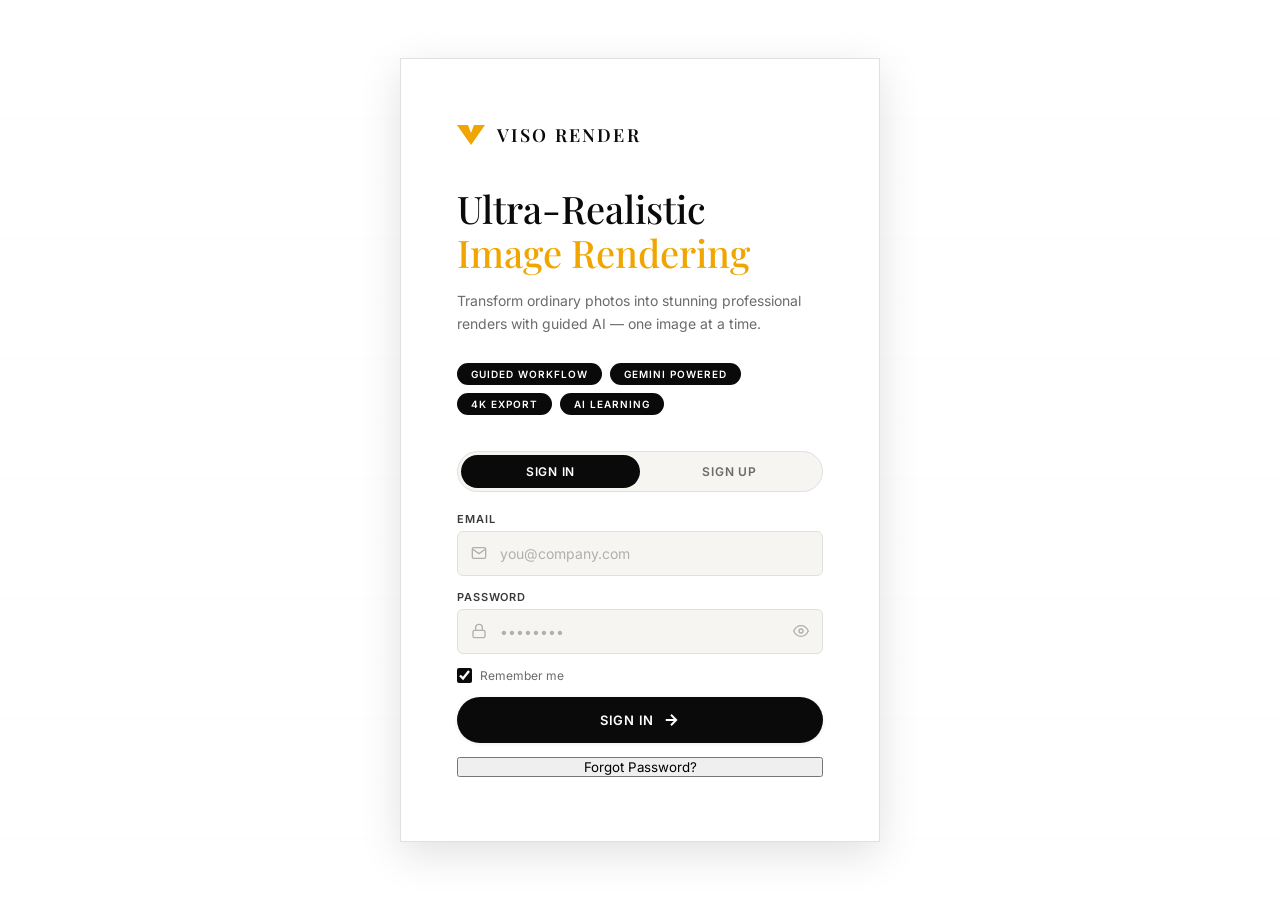
<file: index.html>
<!DOCTYPE html>
<html lang="en">

<head>
  <meta charset="UTF-8" />
  <meta name="viewport" content="width=device-width, initial-scale=1.0" />
  <title>RenderAI — Ultra-Realistic Image Rendering Agent</title>
  <meta name="description"
    content="Transform your ordinary images into ultra-realistic professional renders using Gemini AI." />
  <link
    href="https://fonts.googleapis.com/css2?family=Playfair+Display:ital,wght@0,400;0,500;0,600;0,700;1,400&family=Inter:wght@300;400;500;600;700&family=Space+Grotesk:wght@400;500;600&display=swap"
    rel="stylesheet" />
  <link rel="stylesheet" href="style.css" />
</head>

<body>

  <!-- ===== SETUP SCREEN (Auth) ===== -->
  <div id="setup-screen" class="screen active">

    <div class="setup-card">
      <div class="logo">
        <div class="logo-icon">
          <svg width="28" height="20" viewBox="0 0 28 20" fill="none">
            <polygon points="0,0 11,0 14,8 17,0 28,0 14,20" fill="#F0A500" />
          </svg>
        </div>
        <span class="logo-text">VISO Render</span>
      </div>
      <h1 class="setup-title">Ultra-Realistic<br /><span class="gradient-text">Image Rendering</span></h1>
      <p class="setup-subtitle">Transform ordinary photos into stunning professional renders with guided AI — one image
        at a time.</p>
      <div class="feature-pills">
        <span class="pill">Guided Workflow</span>
        <span class="pill">Gemini Powered</span>
        <span class="pill">4K Export</span>
        <span class="pill">AI Learning</span>
      </div>

      <!-- Auth Tabs -->
      <div class="auth-tabs">
        <button class="auth-tab active" data-auth-tab="signin" id="auth-tab-signin">Sign In</button>
        <button class="auth-tab" data-auth-tab="signup" id="auth-tab-signup">Sign Up</button>
      </div>

      <!-- Sign In Form -->
      <div id="auth-signin-form" class="auth-form">
        <div class="auth-field">
          <label class="input-label">Email</label>
          <div class="input-wrap">
            <svg class="input-icon" width="16" height="16" viewBox="0 0 24 24" fill="none" stroke="currentColor"
              stroke-width="2">
              <path d="M4 4h16c1.1 0 2 .9 2 2v12c0 1.1-.9 2-2 2H4c-1.1 0-2-.9-2-2V6c0-1.1.9-2 2-2z" />
              <polyline points="22,6 12,13 2,6" />
            </svg>
            <input id="signin-email" type="email" placeholder="you@company.com" autocomplete="email"
              spellcheck="false" />
          </div>
        </div>
        <div class="auth-field">
          <label class="input-label">Password</label>
          <div class="input-wrap">
            <svg class="input-icon" width="16" height="16" viewBox="0 0 24 24" fill="none" stroke="currentColor"
              stroke-width="2">
              <rect x="3" y="11" width="18" height="11" rx="2" />
              <path d="M7 11V7a5 5 0 0 1 10 0v4" />
            </svg>
            <input id="signin-password" type="password" placeholder="••••••••" autocomplete="current-password" />
            <button id="toggle-signin-vis" class="toggle-vis" title="Show/Hide">
              <svg width="16" height="16" viewBox="0 0 24 24" fill="none" stroke="currentColor" stroke-width="2">
                <path d="M1 12s4-8 11-8 11 8 11 8-4 8-11 8-11-8-11-8z" />
                <circle cx="12" cy="12" r="3" />
              </svg>
            </button>
          </div>
        </div>
        <label class="auth-remember"><input type="checkbox" id="signin-remember" checked /> Remember me</label>
        <button id="signin-btn" class="btn-primary">
          <span>Sign In</span>
          <svg width="18" height="18" viewBox="0 0 24 24" fill="none" stroke="currentColor" stroke-width="2.5">
            <path d="M5 12h14M12 5l7 7-7 7" />
          </svg>
        </button>
        <button id="forgot-password-link" class="forgot-link" type="button">Forgot Password?</button>
      </div>

      <!-- Sign Up Form -->
      <div id="auth-signup-form" class="auth-form hidden">
        <div class="auth-field">
          <label class="input-label">Full Name</label>
          <div class="input-wrap">
            <svg class="input-icon" width="16" height="16" viewBox="0 0 24 24" fill="none" stroke="currentColor"
              stroke-width="2">
              <path d="M20 21v-2a4 4 0 0 0-4-4H8a4 4 0 0 0-4 4v2" />
              <circle cx="12" cy="7" r="4" />
            </svg>
            <input id="signup-name" type="text" placeholder="Your name" autocomplete="name" spellcheck="false" />
          </div>
        </div>
        <div class="auth-field">
          <label class="input-label">Email</label>
          <div class="input-wrap">
            <svg class="input-icon" width="16" height="16" viewBox="0 0 24 24" fill="none" stroke="currentColor"
              stroke-width="2">
              <path d="M4 4h16c1.1 0 2 .9 2 2v12c0 1.1-.9 2-2 2H4c-1.1 0-2-.9-2-2V6c0-1.1.9-2 2-2z" />
              <polyline points="22,6 12,13 2,6" />
            </svg>
            <input id="signup-email" type="email" placeholder="you@company.com" autocomplete="email"
              spellcheck="false" />
          </div>
        </div>
        <div class="auth-field">
          <label class="input-label">Password</label>
          <div class="input-wrap">
            <svg class="input-icon" width="16" height="16" viewBox="0 0 24 24" fill="none" stroke="currentColor"
              stroke-width="2">
              <rect x="3" y="11" width="18" height="11" rx="2" />
              <path d="M7 11V7a5 5 0 0 1 10 0v4" />
            </svg>
            <input id="signup-password" type="password" placeholder="Min 6 characters" autocomplete="new-password" />
          </div>
        </div>
        <div class="auth-field">
          <label class="input-label">Confirm Password</label>
          <div class="input-wrap">
            <svg class="input-icon" width="16" height="16" viewBox="0 0 24 24" fill="none" stroke="currentColor"
              stroke-width="2">
              <rect x="3" y="11" width="18" height="11" rx="2" />
              <path d="M7 11V7a5 5 0 0 1 10 0v4" />
            </svg>
            <input id="signup-confirm" type="password" placeholder="Repeat password" autocomplete="new-password" />
          </div>
        </div>
        <div class="auth-field">
          <label class="input-label">Security Question</label>
          <select id="signup-security-q" class="auth-select">
            <option value="">Select a security question...</option>
            <option value="pet">What is your pet's name?</option>
            <option value="city">What city were you born in?</option>
            <option value="color">What is your favorite color?</option>
            <option value="car">What was your first car?</option>
            <option value="school">What was your first school?</option>
          </select>
        </div>
        <div class="auth-field">
          <label class="input-label">Security Answer</label>
          <div class="input-wrap">
            <svg class="input-icon" width="16" height="16" viewBox="0 0 24 24" fill="none" stroke="currentColor"
              stroke-width="2">
              <path d="M9.09 9a3 3 0 0 1 5.83 1c0 2-3 3-3 3" />
              <circle cx="12" cy="12" r="10" />
              <line x1="12" y1="17" x2="12.01" y2="17" />
            </svg>
            <input id="signup-security-a" type="text" placeholder="Your answer (case-insensitive)" autocomplete="off"
              spellcheck="false" />
          </div>
        </div>
        <div class="auth-field">
          <label class="input-label">Gemini API Key</label>
          <div class="input-wrap">
            <svg class="input-icon" width="16" height="16" viewBox="0 0 24 24" fill="none" stroke="currentColor"
              stroke-width="2">
              <path
                d="M21 2l-2 2m-7.61 7.61a5.5 5.5 0 1 1-7.778 7.778 5.5 5.5 0 0 1 7.777-7.777zm0 0L15.5 7.5m0 0l3 3L22 7l-3-3m-3.5 3.5L19 4" />
            </svg>
            <input id="signup-apikey" type="password" placeholder="AIza..." autocomplete="off" spellcheck="false" />
            <button id="toggle-signup-key-vis" class="toggle-vis" title="Show/Hide Key">
              <svg width="16" height="16" viewBox="0 0 24 24" fill="none" stroke="currentColor" stroke-width="2">
                <path d="M1 12s4-8 11-8 11 8 11 8-4 8-11 8-11-8-11-8z" />
                <circle cx="12" cy="12" r="3" />
              </svg>
            </button>
          </div>
          <p class="input-hint">Get your free key at <a href="https://aistudio.google.com/apikey" target="_blank"
              class="hint-link">aistudio.google.com</a></p>
        </div>
        <button id="signup-btn" class="btn-primary">
          <span>Create Account</span>
          <svg width="18" height="18" viewBox="0 0 24 24" fill="none" stroke="currentColor" stroke-width="2.5">
            <path d="M5 12h14M12 5l7 7-7 7" />
          </svg>
        </button>
      </div>

      <!-- Forgot Password Form -->
      <div id="auth-forgot-form" class="auth-form hidden">
        <p class="forgot-desc">Enter your email and answer your security question to reset your password.</p>
        <div class="auth-field">
          <label class="input-label">Email</label>
          <div class="input-wrap">
            <svg class="input-icon" width="16" height="16" viewBox="0 0 24 24" fill="none" stroke="currentColor"
              stroke-width="2">
              <path d="M4 4h16c1.1 0 2 .9 2 2v12c0 1.1-.9 2-2 2H4c-1.1 0-2-.9-2-2V6c0-1.1.9-2 2-2z" />
              <polyline points="22,6 12,13 2,6" />
            </svg>
            <input id="forgot-email" type="email" placeholder="you@company.com" autocomplete="email"
              spellcheck="false" />
          </div>
        </div>
        <button id="forgot-lookup-btn" class="btn-primary small" type="button">
          <span>Find Account</span>
        </button>
        <div id="forgot-question-section" class="forgot-question-section hidden">
          <div class="auth-field">
            <label class="input-label" id="forgot-question-label">Security Question</label>
            <div class="input-wrap">
              <svg class="input-icon" width="16" height="16" viewBox="0 0 24 24" fill="none" stroke="currentColor"
                stroke-width="2">
                <path d="M9.09 9a3 3 0 0 1 5.83 1c0 2-3 3-3 3" />
                <circle cx="12" cy="12" r="10" />
                <line x1="12" y1="17" x2="12.01" y2="17" />
              </svg>
              <input id="forgot-answer" type="text" placeholder="Your answer" autocomplete="off" spellcheck="false" />
            </div>
          </div>
          <div class="auth-field">
            <label class="input-label">New Password</label>
            <div class="input-wrap">
              <svg class="input-icon" width="16" height="16" viewBox="0 0 24 24" fill="none" stroke="currentColor"
                stroke-width="2">
                <rect x="3" y="11" width="18" height="11" rx="2" />
                <path d="M7 11V7a5 5 0 0 1 10 0v4" />
              </svg>
              <input id="forgot-new-password" type="password" placeholder="Min 6 characters"
                autocomplete="new-password" />
            </div>
          </div>
          <div class="auth-field">
            <label class="input-label">Confirm New Password</label>
            <div class="input-wrap">
              <svg class="input-icon" width="16" height="16" viewBox="0 0 24 24" fill="none" stroke="currentColor"
                stroke-width="2">
                <rect x="3" y="11" width="18" height="11" rx="2" />
                <path d="M7 11V7a5 5 0 0 1 10 0v4" />
              </svg>
              <input id="forgot-confirm-password" type="password" placeholder="Repeat new password"
                autocomplete="new-password" />
            </div>
          </div>
          <button id="forgot-reset-btn" class="btn-primary" type="button">
            <span>Reset Password</span>
            <svg width="18" height="18" viewBox="0 0 24 24" fill="none" stroke="currentColor" stroke-width="2.5">
              <polyline points="20,6 9,17 4,12" />
            </svg>
          </button>
        </div>
        <button id="forgot-back-btn" class="forgot-link" type="button">← Back to Sign In</button>
      </div>

      <div id="setup-error" class="setup-error hidden"></div>
    </div>
  </div>

  <!-- ===== MAIN APP ===== -->
  <div id="app-screen" class="screen">

    <!-- Header -->
    <header class="app-header">
      <div class="header-logo">
        <div class="logo-icon small">
          <svg width="20" height="14" viewBox="0 0 28 20" fill="none">
            <polygon points="0,0 11,0 14,8 17,0 28,0 14,20" fill="#F0A500" />
          </svg>
        </div>
        <span>VISO Render</span>
      </div>
      <div class="header-status">
        <div class="status-dot"></div>
        <span id="header-status-text">Agent Ready</span>
      </div>
      <div class="header-actions">
        <div id="image-counter-badge" class="counter-badge hidden">
          <span id="image-count">0</span> rendered
        </div>
        <button id="profile-btn" class="user-greeting hidden" title="Open Profile">
          <svg width="14" height="14" viewBox="0 0 24 24" fill="none" stroke="currentColor" stroke-width="2">
            <path d="M20 21v-2a4 4 0 0 0-4-4H8a4 4 0 0 0-4 4v2" />
            <circle cx="12" cy="7" r="4" />
          </svg>
          <span id="user-name-display"></span>
          <svg width="10" height="10" viewBox="0 0 24 24" fill="none" stroke="currentColor" stroke-width="3"
            style="opacity:.5">
            <polyline points="6,9 12,15 18,9" />
          </svg>
        </button>
        <a href="admin.html" class="btn-ghost" title="Admin Panel" id="admin-link">
          <svg width="14" height="14" viewBox="0 0 24 24" fill="none" stroke="currentColor" stroke-width="2">
            <path
              d="M12.22 2h-.44a2 2 0 0 0-2 2v.18a2 2 0 0 1-1 1.73l-.43.25a2 2 0 0 1-2 0l-.15-.08a2 2 0 0 0-2.73.73l-.22.38a2 2 0 0 0 .73 2.73l.15.1a2 2 0 0 1 1 1.72v.51a2 2 0 0 1-1 1.74l-.15.09a2 2 0 0 0-.73 2.73l.22.38a2 2 0 0 0 2.73.73l.15-.08a2 2 0 0 1 2 0l.43.25a2 2 0 0 1 1 1.73V20a2 2 0 0 0 2 2h.44a2 2 0 0 0 2-2v-.18a2 2 0 0 1 1-1.73l.43-.25a2 2 0 0 1 2 0l.15.08a2 2 0 0 0 2.73-.73l.22-.39a2 2 0 0 0-.73-2.73l-.15-.08a2 2 0 0 1-1-1.74v-.5a2 2 0 0 1 1-1.74l.15-.09a2 2 0 0 0 .73-2.73l-.22-.38a2 2 0 0 0-2.73-.73l-.15.08a2 2 0 0 1-2 0l-.43-.25a2 2 0 0 1-1-1.73V4a2 2 0 0 0-2-2z" />
            <circle cx="12" cy="12" r="3" />
          </svg>
          Admin
        </a>
        <button id="new-session-btn" class="btn-ghost" title="New Session">
          <svg width="16" height="16" viewBox="0 0 24 24" fill="none" stroke="currentColor" stroke-width="2">
            <path d="M3 12a9 9 0 0 1 9-9 9.75 9.75 0 0 1 6.74 2.74L21 8" />
            <path d="M21 3v5h-5" />
            <path d="M21 12a9 9 0 0 1-9 9 9.75 9.75 0 0 1-6.74-2.74L3 16" />
            <path d="M8 16H3v5" />
          </svg>
          New Session
        </button>
        <button id="logout-btn" class="btn-ghost" title="Sign Out">
          <svg width="16" height="16" viewBox="0 0 24 24" fill="none" stroke="currentColor" stroke-width="2">
            <path d="M9 21H5a2 2 0 0 1-2-2V5a2 2 0 0 1 2-2h4" />
            <polyline points="16,17 21,12 16,7" />
            <line x1="21" y1="12" x2="9" y2="12" />
          </svg>
          Sign Out
        </button>
      </div>
    </header>

    <!-- Main Layout -->
    <main class="app-main">

      <!-- LEFT PANEL: Image Preview -->
      <section class="image-panel">

        <!-- Upload Zone -->
        <div id="upload-zone" class="upload-zone">
          <input type="file" id="file-input" accept="image/*" hidden />
          <div class="upload-content">
            <div class="upload-icon-wrap">
              <div class="upload-icon-ring"></div>
              <svg width="32" height="32" viewBox="0 0 24 24" fill="none" stroke="currentColor" stroke-width="1.5">
                <path d="M21 15v4a2 2 0 0 1-2 2H5a2 2 0 0 1-2-2v-4" />
                <polyline points="17,8 12,3 7,8" />
                <line x1="12" y1="3" x2="12" y2="15" />
              </svg>
            </div>
            <h3 class="upload-title">Drop your image here</h3>
            <p class="upload-sub">or <button id="browse-btn" class="link-btn">browse files</button></p>
            <p class="upload-formats">JPG, PNG, WEBP · Max 20MB</p>
            <div class="upload-tips">
              <div class="tip-item"><span class="tip-icon">💡</span><span>Works great with products, portraits,
                  interiors, and objects</span></div>
            </div>
          </div>
        </div>

        <!-- Comparison View (hidden until render) -->
        <div id="comparison-view" class="comparison-view hidden">
          <div class="compare-header">
            <div class="compare-tabs">
              <button class="compare-tab active" data-tab="split" id="tab-split">Split</button>
              <button class="compare-tab" data-tab="before" id="tab-before">Before</button>
              <button class="compare-tab" data-tab="after" id="tab-after">After</button>
            </div>
            <button id="download-btn" class="btn-download" title="Download Render">
              <svg width="14" height="14" viewBox="0 0 24 24" fill="none" stroke="currentColor" stroke-width="2.5">
                <path d="M21 15v4a2 2 0 0 1-2 2H5a2 2 0 0 1-2-2v-4" />
                <polyline points="7,10 12,15 17,10" />
                <line x1="12" y1="15" x2="12" y2="3" />
              </svg>
              Download
            </button>
          </div>

          <!-- Split View -->
          <div id="split-view" class="split-container">
            <div class="split-images">
              <img id="before-img-split" class="split-img" alt="Original" />
              <img id="after-img-split" class="split-img rendered" alt="Rendered" />
              <div class="split-divider" id="split-divider">
                <div class="divider-line"></div>
                <div class="divider-handle">
                  <svg width="14" height="14" viewBox="0 0 24 24" fill="none" stroke="currentColor" stroke-width="2.5">
                    <path d="M8 3l-5 9 5 9" />
                    <path d="M16 3l5 9-5 9" />
                  </svg>
                </div>
              </div>
              <div class="split-label left">Original</div>
              <div class="split-label right">Rendered</div>
            </div>
          </div>

          <!-- Single Views -->
          <div id="before-view" class="single-view hidden">
            <img id="before-img-single" alt="Original" />
            <div class="single-label">Original</div>
          </div>
          <div id="after-view" class="single-view hidden">
            <img id="after-img-single" alt="Rendered" />
            <div class="single-label gradient-bg-label">AI Render</div>
          </div>

          <!-- Render Meta -->
          <div class="render-meta">
            <div class="meta-item" id="render-subject-meta"></div>
            <div class="meta-dot"></div>
            <div class="meta-item" id="render-bg-meta"></div>
            <div class="meta-dot"></div>
            <div class="meta-item" id="render-style-meta"></div>
          </div>
        </div>

        <!-- Processing State -->
        <div id="processing-view" class="processing-view hidden">
          <div class="processing-visual">
            <canvas id="processing-canvas" width="180" height="180"></canvas>
          </div>
          <div class="processing-text">
            <h3 id="processing-title">Generating Ultra-Realistic Render</h3>
            <p id="processing-sub">Enhancing lighting, textures & depth...</p>
          </div>
          <div class="processing-steps">
            <div class="proc-step active" id="ps-1">
              <div class="ps-dot"></div><span>Analyzing subject</span>
            </div>
            <div class="proc-step" id="ps-2">
              <div class="ps-dot"></div><span>Crafting prompt</span>
            </div>
            <div class="proc-step" id="ps-3">
              <div class="ps-dot"></div><span>Rendering with Gemini</span>
            </div>
            <div class="proc-step" id="ps-4">
              <div class="ps-dot"></div><span>Finalizing output</span>
            </div>
          </div>
        </div>

        <!-- Annotation Overlay (drawing canvas) -->
        <div id="annotation-overlay" class="annotation-overlay hidden">
          <canvas id="annotation-canvas"></canvas>
        </div>

        <!-- Gemini-style Drawing Toolbar -->
        <div id="drawing-toolbar" class="drawing-toolbar hidden">
          <div class="dtb-row dtb-colors">
            <button class="dtb-color active" data-color="#FF3B30" style="background:#FF3B30" title="Red"></button>
            <button class="dtb-color" data-color="#FF9500" style="background:#FF9500" title="Orange"></button>
            <button class="dtb-color" data-color="#34C759" style="background:#34C759" title="Green"></button>
            <button class="dtb-color" data-color="#007AFF" style="background:#007AFF" title="Blue"></button>
            <button class="dtb-color" data-color="#FFFFFF" style="background:#FFFFFF" title="White"></button>
          </div>
          <div class="dtb-row dtb-tools">
            <button class="dtb-tool active" id="dtb-pen" title="Pen">
              <svg width="15" height="15" viewBox="0 0 24 24" fill="none" stroke="currentColor" stroke-width="2.2">
                <path d="M12 20h9" />
                <path d="M16.5 3.5a2.121 2.121 0 013 3L7 19l-4 1 1-4L16.5 3.5z" />
              </svg>
            </button>
            <button class="dtb-tool" id="dtb-eraser" title="Eraser">
              <svg width="15" height="15" viewBox="0 0 24 24" fill="none" stroke="currentColor" stroke-width="2.2">
                <path d="M20 20H7L3 16l10-10 7 7-3.5 3.5" />
                <path d="M6.5 17.5l4-4" />
              </svg>
            </button>
            <button class="dtb-tool" id="dtb-clear" title="Clear all">
              <svg width="15" height="15" viewBox="0 0 24 24" fill="none" stroke="currentColor" stroke-width="2.2">
                <polyline points="3,6 5,6 21,6" />
                <path d="M19 6v14a2 2 0 0 1-2 2H7a2 2 0 0 1-2-2V6M8,6V4a2 2 0 0 1 2-2h4a2 2 0 0 1 2 2v2" />
              </svg>
            </button>
          </div>
        </div>

      </section>

      <!-- RIGHT PANEL: Chat Agent -->
      <section class="chat-panel">

        <div class="chat-header">
          <div class="agent-avatar">
            <svg width="16" height="12" viewBox="0 0 28 20" fill="none">
              <polygon points="0,0 11,0 14,8 17,0 28,0 14,20" fill="#F0A500" />
            </svg>
          </div>
          <div>
            <div class="agent-name">Render Agent</div>
            <div class="agent-online"><span class="online-dot"></span>Online</div>
          </div>
          <div class="chat-image-thumb-wrap">
            <img id="chat-thumb" class="chat-thumb hidden" alt="Current image" />
          </div>
        </div>

        <!-- Messages -->
        <div class="chat-messages" id="chat-messages">
          <!-- Populated by JS -->
        </div>

        <!-- Input Area -->
        <div class="chat-input-area" id="chat-input-area">

          <!-- Quick Choice Grid -->
          <div id="quick-choices" class="quick-choices hidden"></div>

          <!-- ── Full Color Picker Card ── -->
          <div id="color-picker-card" class="color-picker-card hidden">
            <div class="cp-label">Background Color</div>
            <!-- Gradient area (saturation × value) -->
            <div class="cp-gradient-wrap" id="cp-gradient-wrap">
              <canvas id="cp-gradient" class="cp-gradient" width="260" height="150"></canvas>
              <div id="cp-cursor" class="cp-cursor"></div>
            </div>
            <!-- Hue slider -->
            <div class="cp-hue-wrap" id="cp-hue-wrap">
              <canvas id="cp-hue-bar" class="cp-hue-bar" width="260" height="14"></canvas>
              <div id="cp-hue-cursor" class="cp-hue-cursor"></div>
            </div>
            <!-- Preset swatches -->
            <div class="cp-presets">
              <button class="cp-swatch" data-color="#FFEEDC" title="Warm Cream" style="background:#FFEEDC"></button>
              <button class="cp-swatch" data-color="#FFFFFF" title="Pure White" style="background:#FFFFFF"></button>
              <button class="cp-swatch" data-color="#F5F5F0" title="Off White" style="background:#F5F5F0"></button>
              <button class="cp-swatch" data-color="#E8EDF2" title="Cool Grey" style="background:#E8EDF2"></button>
              <button class="cp-swatch" data-color="#FFF8E7" title="Warm White" style="background:#FFF8E7"></button>
              <button class="cp-swatch" data-color="#0D0D0D" title="Black" style="background:#0D0D0D"></button>
              <button class="cp-swatch" data-color="#1A2332" title="Navy" style="background:#1A2332"></button>
              <button class="cp-swatch" data-color="#C23B22" title="Red" style="background:#C23B22"></button>
              <button class="cp-swatch" data-color="#2E8B57" title="Green" style="background:#2E8B57"></button>
              <button class="cp-swatch" data-color="#4169E1" title="Blue" style="background:#4169E1"></button>
            </div>
            <!-- My Palette (user-saved colors) -->
            <div class="cp-my-palette">
              <div class="cp-palette-header">
                <span class="cp-label">My Palette</span>
                <span class="cp-palette-count" id="cp-palette-count">0/20</span>
              </div>
              <div class="cp-palette-swatches" id="cp-palette-swatches">
                <!-- Dynamically populated by JS -->
              </div>
              <button id="cp-save-color-btn" class="cp-save-btn" title="Save current color to palette">
                <svg width="12" height="12" viewBox="0 0 24 24" fill="none" stroke="currentColor" stroke-width="2.5">
                  <line x1="12" y1="5" x2="12" y2="19" />
                  <line x1="5" y1="12" x2="19" y2="12" />
                </svg>
                Save Color
              </button>
            </div>
            <!-- Hex input + preview -->
            <div class="cp-bottom">
              <div class="cp-preview-wrap">
                <div id="cp-preview-swatch" class="cp-preview-swatch" style="background:#FFEEDC"></div>
                <input type="text" id="cp-hex-input" class="cp-hex-input" value="#FFEEDC" maxlength="7"
                  spellcheck="false" />
              </div>
              <button id="cp-confirm-btn" class="btn-action primary cp-confirm">
                Use This Color →
              </button>
            </div>
          </div>

          <!-- ── Material Picker Card ── -->
          <div id="material-picker-card" class="material-picker-card hidden">
            <div class="mp-header">
              <span class="mp-title">Choose Material Finish</span>
              <span class="ai-badge">🎨 VISO</span>
            </div>
            <div class="mp-search-wrap">
              <svg width="13" height="13" viewBox="0 0 24 24" fill="none" stroke="currentColor" stroke-width="2">
                <circle cx="11" cy="11" r="8" />
                <path d="M21 21l-4.35-4.35" />
              </svg>
              <input type="text" id="mp-search" class="mp-search" placeholder="Search materials..."
                spellcheck="false" />
            </div>
            <div class="mp-category-tabs" id="mp-category-tabs"></div>
            <div class="mp-grid-wrap">
              <div class="mp-grid" id="mp-grid"></div>
            </div>
            <div class="mp-selected-info hidden" id="mp-selected-info">
              <div class="mp-sel-swatch" id="mp-sel-swatch"></div>
              <div class="mp-sel-details">
                <div class="mp-sel-name" id="mp-sel-name"></div>
                <div class="mp-sel-desc" id="mp-sel-desc"></div>
              </div>
            </div>
            <div class="mp-custom-section">
              <button id="mp-add-custom-btn" class="mp-add-custom-btn" type="button">
                <svg width="12" height="12" viewBox="0 0 24 24" fill="none" stroke="currentColor" stroke-width="2.5">
                  <line x1="12" y1="5" x2="12" y2="19" />
                  <line x1="5" y1="12" x2="19" y2="12" />
                </svg>
                Add Custom Material
              </button>
            </div>
            <div id="mp-custom-form" class="mp-custom-form hidden">
              <input type="file" id="mp-custom-file" accept="image/*" hidden />
              <div class="mp-custom-preview" id="mp-custom-preview">
                <svg width="20" height="20" viewBox="0 0 24 24" fill="none" stroke="currentColor" stroke-width="1.5">
                  <path d="M21 15v4a2 2 0 0 1-2 2H5a2 2 0 0 1-2-2v-4" />
                  <polyline points="17,8 12,3 7,8" />
                  <line x1="12" y1="3" x2="12" y2="15" />
                </svg>
                <span>Upload swatch image</span>
              </div>
              <input type="text" id="mp-custom-name" class="mp-custom-input"
                placeholder="Material code (e.g., SS-MY-01)" spellcheck="false" />
              <select id="mp-custom-category" class="mp-custom-select">
                <option value="Gold / Polished">Gold / Polished</option>
                <option value="Gold / Brushed">Gold / Brushed</option>
                <option value="Bronze / Antique">Bronze / Antique</option>
                <option value="Silver / Chrome">Silver / Chrome</option>
                <option value="Rose Gold">Rose Gold</option>
                <option value="Copper">Copper</option>
                <option value="Dark / Gunmetal">Dark / Gunmetal</option>
                <option value="Blue / PVD">Blue / PVD</option>
                <option value="Wine / Red">Wine / Red</option>
                <option value="Green / Olive">Green / Olive</option>
                <option value="Patterned">Patterned</option>
                <option value="Custom" selected>Custom</option>
              </select>
              <input type="text" id="mp-custom-desc" class="mp-custom-input"
                placeholder="Texture description (e.g., brushed gold with hairline finish)" spellcheck="false" />
              <div class="mp-custom-actions">
                <button id="mp-custom-cancel" class="btn-ghost small" type="button">Cancel</button>
                <button id="mp-custom-save" class="btn-primary small" type="button">Save Material</button>
              </div>
            </div>
            <div class="mp-footer">
              <button id="mp-skip-btn" class="btn-ghost-dark" type="button">Skip</button>
              <button id="mp-confirm-btn" class="btn-action primary mp-confirm" type="button" disabled>Use Material
                →</button>
            </div>
          </div>

          <!-- ── AI Upscale Picker ── -->
          <div id="upscale-picker" class="upscale-picker hidden">
            <div class="up-header">
              <span class="up-title">AI Upscale &amp; Export</span>
              <span class="ai-badge">✨ AI Enhanced</span>
            </div>

            <!-- Resolution -->
            <div class="up-section">
              <div class="up-section-label">Target Resolution</div>
              <div class="up-res-grid">
                <button class="up-res-btn" data-res="2k">
                  <span class="up-res-name">2K</span>
                  <span class="up-res-dim">2048px</span>
                </button>
                <button class="up-res-btn active" data-res="4k">
                  <span class="up-res-name">4K</span>
                  <span class="up-res-dim">3840px</span>
                </button>
                <button class="up-res-btn" data-res="8k">
                  <span class="up-res-name">8K</span>
                  <span class="up-res-dim">7680px</span>
                </button>
              </div>
            </div>

            <p class="up-info">Gemini AI will enhance details, textures &amp; sharpness before scaling.</p>

            <button id="up-export-btn" class="btn-action primary">
              <svg width="14" height="14" viewBox="0 0 24 24" fill="none" stroke="currentColor" stroke-width="2.5">
                <path d="M21 15v4a2 2 0 0 1-2 2H5a2 2 0 0 1-2-2v-4" />
                <polyline points="7,10 12,15 17,10" />
                <line x1="12" y1="15" x2="12" y2="3" />
              </svg>
              AI Upscale &amp; Export
            </button>
          </div>

          <!-- AI Describe Button -->
          <div id="ai-describe-row" class="ai-describe-row hidden">
            <button id="ai-describe-btn" class="ai-describe-btn" type="button">
              <span class="ai-desc-icon">✨</span>
              <span>Describe with AI</span>
              <span class="ai-desc-hint">Auto-detect subject</span>
            </button>
          </div>

          <!-- Text Input Row -->
          <div id="text-input-row" class="text-input-row hidden">
            <div class="text-input-wrap">
              <textarea id="chat-input" placeholder="Type your response..." rows="1" maxlength="500"></textarea>
              <span class="char-count" id="char-count">0/500</span>
            </div>
            <button id="send-btn" class="send-btn" disabled>
              <svg width="18" height="18" viewBox="0 0 24 24" fill="none" stroke="currentColor" stroke-width="2.5">
                <line x1="22" y1="2" x2="11" y2="13" />
                <polygon points="22,2 15,22 11,13 2,9" />
              </svg>
            </button>
          </div>

          <!-- Action Buttons (post-render) -->
          <div id="action-btns" class="action-btns hidden">
            <!-- Row 1: Preview + Download -->
            <div class="action-btns-row">
              <button id="preview-btn" class="btn-action secondary">
                <svg width="14" height="14" viewBox="0 0 24 24" fill="none" stroke="currentColor" stroke-width="2">
                  <path d="M1 12s4-8 11-8 11 8 11 8-4 8-11 8-11-8-11-8z" />
                  <circle cx="12" cy="12" r="3" />
                </svg>
                Preview
              </button>
              <button id="chat-download-btn" class="btn-action secondary">
                <svg width="14" height="14" viewBox="0 0 24 24" fill="none" stroke="currentColor" stroke-width="2.5">
                  <path d="M21 15v4a2 2 0 0 1-2 2H5a2 2 0 0 1-2-2v-4" />
                  <polyline points="7,10 12,15 17,10" />
                  <line x1="12" y1="15" x2="12" y2="3" />
                </svg>
                Download
              </button>
            </div>
            <!-- Row 2: Upscale & Export (full width, prominent) -->
            <div class="action-btns-row">
              <button id="upscale-btn" class="btn-action teal" style="width:100%">
                <svg width="14" height="14" viewBox="0 0 24 24" fill="none" stroke="currentColor" stroke-width="2.5">
                  <polyline points="17,11 12,6 7,11" />
                  <polyline points="17,18 12,13 7,18" />
                </svg>
                Upscale &amp; Export
              </button>
            </div>
            <!-- Row 3: Adjust + Next Image -->
            <div class="action-btns-row">
              <button id="adjust-btn" class="btn-action secondary">
                <svg width="14" height="14" viewBox="0 0 24 24" fill="none" stroke="currentColor" stroke-width="2">
                  <path d="M12 20h9" />
                  <path d="M16.5 3.5a2.121 2.121 0 013 3L7 19l-4 1 1-4L16.5 3.5z" />
                </svg>
                Adjustments
              </button>
              <button id="next-image-btn" class="btn-action primary">
                <svg width="14" height="14" viewBox="0 0 24 24" fill="none" stroke="currentColor" stroke-width="2">
                  <path d="M5 12h14M12 5l7 7-7 7" />
                </svg>
                Next
              </button>
            </div>
            <!-- Row 4: Back to first render (only after adjustment) -->
            <div id="back-original-row" class="action-btns-row hidden">
              <button id="back-original-btn" class="btn-action back">
                <svg width="14" height="14" viewBox="0 0 24 24" fill="none" stroke="currentColor" stroke-width="2">
                  <polyline points="15,18 9,12 15,6" />
                </svg>
                Back to First Render
              </button>
            </div>
          </div>

          <!-- Adjustment Input -->
          <div id="adjustment-row" class="adjustment-row hidden">
            <div class="text-input-wrap">
              <textarea id="adjustment-input"
                placeholder="Describe what to change (e.g., make lighting warmer, change background to sunset)..."
                rows="2" maxlength="600"></textarea>
            </div>
            <div class="adj-buttons">
              <button id="cancel-adj-btn" class="btn-ghost small">Cancel</button>
              <button id="apply-adj-btn" class="btn-primary small">Apply Changes</button>
            </div>
          </div>

        </div>
      </section>

    </main>
  </div>

  <!-- ===== PROFILE PANEL ===== -->
  <div id="profile-overlay" class="profile-overlay hidden">
    <div class="profile-panel">
      <div class="profile-header">
        <h2 class="profile-title">My Profile</h2>
        <button id="profile-close-btn" class="profile-close" title="Close">
          <svg width="18" height="18" viewBox="0 0 24 24" fill="none" stroke="currentColor" stroke-width="2.5">
            <line x1="18" y1="6" x2="6" y2="18" />
            <line x1="6" y1="6" x2="18" y2="18" />
          </svg>
        </button>
      </div>

      <!-- User Info -->
      <div class="profile-section">
        <div class="profile-avatar" id="profile-avatar">U</div>
        <div class="profile-info">
          <div class="profile-name" id="profile-name">—</div>
          <div class="profile-email" id="profile-email">—</div>
          <div class="profile-joined" id="profile-joined">—</div>
        </div>
      </div>

      <!-- API Key -->
      <div class="profile-section">
        <div class="profile-section-label">API Key</div>
        <div class="profile-key-row">
          <input type="password" id="profile-api-key" class="profile-key-input" readonly />
          <button id="profile-key-toggle" class="profile-key-btn" title="Show/Hide">
            <svg width="14" height="14" viewBox="0 0 24 24" fill="none" stroke="currentColor" stroke-width="2">
              <path d="M1 12s4-8 11-8 11 8 11 8-4 8-11 8-11-8-11-8z" />
              <circle cx="12" cy="12" r="3" />
            </svg>
          </button>
          <button id="profile-key-edit" class="profile-key-btn" title="Edit Key">
            <svg width="14" height="14" viewBox="0 0 24 24" fill="none" stroke="currentColor" stroke-width="2">
              <path d="M12 20h9" />
              <path d="M16.5 3.5a2.121 2.121 0 013 3L7 19l-4 1 1-4L16.5 3.5z" />
            </svg>
          </button>
          <button id="profile-key-save" class="profile-key-btn accent hidden" title="Save Key">
            <svg width="14" height="14" viewBox="0 0 24 24" fill="none" stroke="currentColor" stroke-width="2.5">
              <polyline points="20,6 9,17 4,12" />
            </svg>
          </button>
        </div>
      </div>

      <!-- Stats -->
      <div class="profile-section">
        <div class="profile-section-label">Render Stats</div>
        <div class="profile-stats">
          <div class="profile-stat">
            <span class="stat-value" id="profile-stat-renders">0</span>
            <span class="stat-label">Renders</span>
          </div>
          <div class="profile-stat">
            <span class="stat-value" id="profile-stat-colors">0</span>
            <span class="stat-label">Saved Colors</span>
          </div>
          <div class="profile-stat">
            <span class="stat-value" id="profile-stat-style">—</span>
            <span class="stat-label">Top Style</span>
          </div>
        </div>
      </div>

      <!-- AI Learning Insights -->
      <div class="profile-section">
        <div class="profile-section-label">AI Learning <span class="learning-badge" id="learning-badge">🧠</span></div>
        <div class="learning-insights" id="learning-insights">
          <div class="learning-stats-grid">
            <div class="learning-stat">
              <span class="learning-icon">📊</span>
              <div class="learning-info">
                <div class="learning-value" id="learning-patterns-count">0</div>
                <div class="learning-label">Patterns</div>
              </div>
            </div>
            <div class="learning-stat">
              <span class="learning-icon">🎯</span>
              <div class="learning-info">
                <div class="learning-value" id="learning-fav-material">—</div>
                <div class="learning-label">Top Material</div>
              </div>
            </div>
            <div class="learning-stat">
              <span class="learning-icon">📈</span>
              <div class="learning-info">
                <div class="learning-value" id="learning-notes-count">0</div>
                <div class="learning-label">Notes</div>
              </div>
            </div>
          </div>
          <div class="learning-notes-list" id="learning-notes-list"></div>
        </div>
      </div>

      <!-- Render History Gallery -->
      <div class="profile-section">
        <div class="profile-section-label">Render History</div>
        <div class="profile-gallery" id="profile-gallery">
          <!-- Populated by JS -->
        </div>
      </div>
    </div>
  </div>

  <!-- Notification Toast -->
  <div id="toast" class="toast hidden">
    <span id="toast-msg"></span>
  </div>

  <script src="app.js"></script>
</body>

</html>
</file>
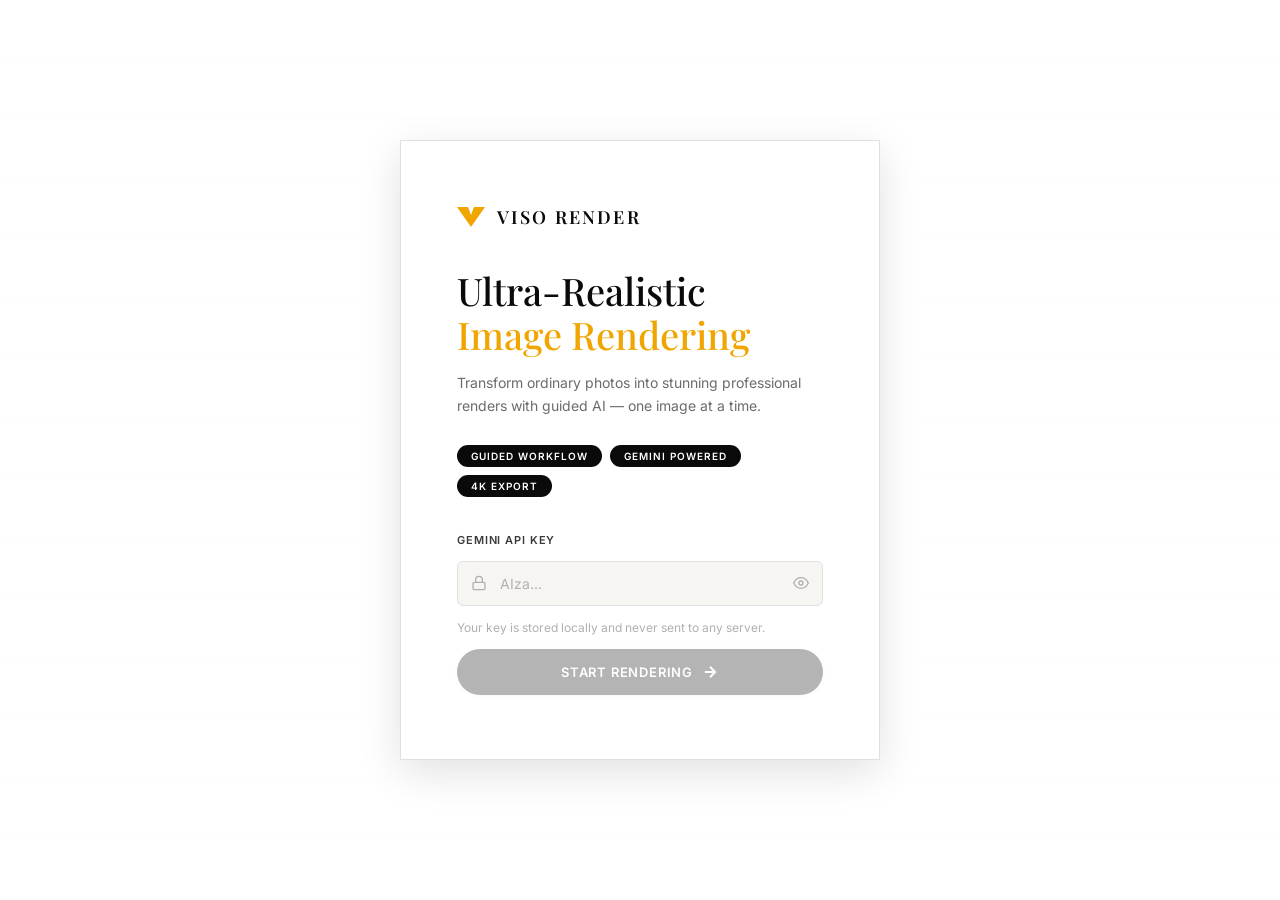
<file: old/index.html>
<!DOCTYPE html>
<html lang="en">
<head>
  <meta charset="UTF-8" />
  <meta name="viewport" content="width=device-width, initial-scale=1.0" />
  <title>RenderAI — Ultra-Realistic Image Rendering Agent</title>
  <meta name="description" content="Transform your ordinary images into ultra-realistic professional renders using Gemini AI." />
  <link href="https://fonts.googleapis.com/css2?family=Playfair+Display:ital,wght@0,400;0,500;0,600;0,700;1,400&family=Inter:wght@300;400;500;600;700&family=Space+Grotesk:wght@400;500;600&display=swap" rel="stylesheet" />
  <link rel="stylesheet" href="style.css" />
</head>
<body>

  <!-- ===== SETUP SCREEN ===== -->
  <div id="setup-screen" class="screen active">

    <div class="setup-card">
      <div class="logo">
        <div class="logo-icon">
          <svg width="28" height="20" viewBox="0 0 28 20" fill="none">
            <polygon points="0,0 11,0 14,8 17,0 28,0 14,20" fill="#F0A500"/>
          </svg>
        </div>
        <span class="logo-text">VISO Render</span>
      </div>
      <h1 class="setup-title">Ultra-Realistic<br/><span class="gradient-text">Image Rendering</span></h1>
      <p class="setup-subtitle">Transform ordinary photos into stunning professional renders with guided AI — one image at a time.</p>
      <div class="feature-pills">
        <span class="pill">Guided Workflow</span>
        <span class="pill">Gemini Powered</span>
        <span class="pill">4K Export</span>
      </div>
      <div class="api-form">
        <label class="input-label">Gemini API Key</label>
        <div class="input-wrap">
          <svg class="input-icon" width="16" height="16" viewBox="0 0 24 24" fill="none" stroke="currentColor" stroke-width="2"><rect x="3" y="11" width="18" height="11" rx="2"/><path d="M7 11V7a5 5 0 0 1 10 0v4"/></svg>
          <input id="api-key-input" type="password" placeholder="AIza..." autocomplete="off" spellcheck="false" />
          <button id="toggle-key-vis" class="toggle-vis" title="Show/Hide Key">
            <svg width="16" height="16" viewBox="0 0 24 24" fill="none" stroke="currentColor" stroke-width="2"><path d="M1 12s4-8 11-8 11 8 11 8-4 8-11 8-11-8-11-8z"/><circle cx="12" cy="12" r="3"/></svg>
          </button>
        </div>
        <p class="input-hint">Your key is stored locally and never sent to any server.</p>
        <button id="start-btn" class="btn-primary" disabled>
          <span>Start Rendering</span>
          <svg width="18" height="18" viewBox="0 0 24 24" fill="none" stroke="currentColor" stroke-width="2.5"><path d="M5 12h14M12 5l7 7-7 7"/></svg>
        </button>
        <div id="setup-error" class="setup-error hidden"></div>
      </div>
    </div>
  </div>

  <!-- ===== MAIN APP ===== -->
  <div id="app-screen" class="screen">

    <!-- Header -->
    <header class="app-header">
      <div class="header-logo">
        <div class="logo-icon small">
          <svg width="20" height="14" viewBox="0 0 28 20" fill="none">
            <polygon points="0,0 11,0 14,8 17,0 28,0 14,20" fill="#F0A500"/>
          </svg>
        </div>
        <span>VISO Render</span>
      </div>
      <div class="header-status">
        <div class="status-dot"></div>
        <span id="header-status-text">Agent Ready</span>
      </div>
      <div class="header-actions">
        <div id="image-counter-badge" class="counter-badge hidden">
          <span id="image-count">0</span> rendered
        </div>
        <button id="new-session-btn" class="btn-ghost" title="New Session">
          <svg width="16" height="16" viewBox="0 0 24 24" fill="none" stroke="currentColor" stroke-width="2"><path d="M3 12a9 9 0 0 1 9-9 9.75 9.75 0 0 1 6.74 2.74L21 8"/><path d="M21 3v5h-5"/><path d="M21 12a9 9 0 0 1-9 9 9.75 9.75 0 0 1-6.74-2.74L3 16"/><path d="M8 16H3v5"/></svg>
          New Session
        </button>
        <button id="change-key-btn" class="btn-ghost" title="Change API Key">
          <svg width="16" height="16" viewBox="0 0 24 24" fill="none" stroke="currentColor" stroke-width="2"><rect x="3" y="11" width="18" height="11" rx="2"/><path d="M7 11V7a5 5 0 0 1 10 0v4"/></svg>
        </button>
      </div>
    </header>

    <!-- Main Layout -->
    <main class="app-main">

      <!-- LEFT PANEL: Image Preview -->
      <section class="image-panel">

        <!-- Upload Zone -->
        <div id="upload-zone" class="upload-zone">
          <input type="file" id="file-input" accept="image/*" hidden />
          <div class="upload-content">
            <div class="upload-icon-wrap">
              <div class="upload-icon-ring"></div>
              <svg width="32" height="32" viewBox="0 0 24 24" fill="none" stroke="currentColor" stroke-width="1.5">
                <path d="M21 15v4a2 2 0 0 1-2 2H5a2 2 0 0 1-2-2v-4"/>
                <polyline points="17,8 12,3 7,8"/>
                <line x1="12" y1="3" x2="12" y2="15"/>
              </svg>
            </div>
            <h3 class="upload-title">Drop your image here</h3>
            <p class="upload-sub">or <button id="browse-btn" class="link-btn">browse files</button></p>
            <p class="upload-formats">JPG, PNG, WEBP · Max 20MB</p>
            <div class="upload-tips">
              <div class="tip-item"><span class="tip-icon">💡</span><span>Works great with products, portraits, interiors, and objects</span></div>
            </div>
          </div>
        </div>

        <!-- Comparison View (hidden until render) -->
        <div id="comparison-view" class="comparison-view hidden">
          <div class="compare-header">
            <div class="compare-tabs">
              <button class="compare-tab active" data-tab="split" id="tab-split">Split</button>
              <button class="compare-tab" data-tab="before" id="tab-before">Before</button>
              <button class="compare-tab" data-tab="after" id="tab-after">After</button>
            </div>
            <button id="download-btn" class="btn-download" title="Download Render">
              <svg width="14" height="14" viewBox="0 0 24 24" fill="none" stroke="currentColor" stroke-width="2.5"><path d="M21 15v4a2 2 0 0 1-2 2H5a2 2 0 0 1-2-2v-4"/><polyline points="7,10 12,15 17,10"/><line x1="12" y1="15" x2="12" y2="3"/></svg>
              Download
            </button>
          </div>

          <!-- Split View -->
          <div id="split-view" class="split-container">
            <div class="split-images">
              <img id="before-img-split" class="split-img" alt="Original" />
              <img id="after-img-split" class="split-img rendered" alt="Rendered" />
              <div class="split-divider" id="split-divider">
                <div class="divider-line"></div>
                <div class="divider-handle">
                  <svg width="14" height="14" viewBox="0 0 24 24" fill="none" stroke="currentColor" stroke-width="2.5"><path d="M8 3l-5 9 5 9"/><path d="M16 3l5 9-5 9"/></svg>
                </div>
              </div>
              <div class="split-label left">Original</div>
              <div class="split-label right">Rendered</div>
            </div>
          </div>

          <!-- Single Views -->
          <div id="before-view" class="single-view hidden">
            <img id="before-img-single" alt="Original" />
            <div class="single-label">Original</div>
          </div>
          <div id="after-view" class="single-view hidden">
            <img id="after-img-single" alt="Rendered" />
            <div class="single-label gradient-bg-label">AI Render</div>
          </div>

          <!-- Render Meta -->
          <div class="render-meta">
            <div class="meta-item" id="render-subject-meta"></div>
            <div class="meta-dot"></div>
            <div class="meta-item" id="render-bg-meta"></div>
            <div class="meta-dot"></div>
            <div class="meta-item" id="render-style-meta"></div>
          </div>
        </div>

        <!-- Processing State -->
        <div id="processing-view" class="processing-view hidden">
          <div class="processing-visual">
            <canvas id="processing-canvas" width="180" height="180"></canvas>
          </div>
          <div class="processing-text">
            <h3 id="processing-title">Generating Ultra-Realistic Render</h3>
            <p id="processing-sub">Enhancing lighting, textures & depth...</p>
          </div>
          <div class="processing-steps">
            <div class="proc-step active" id="ps-1"><div class="ps-dot"></div><span>Analyzing subject</span></div>
            <div class="proc-step" id="ps-2"><div class="ps-dot"></div><span>Crafting prompt</span></div>
            <div class="proc-step" id="ps-3"><div class="ps-dot"></div><span>Rendering with Gemini</span></div>
            <div class="proc-step" id="ps-4"><div class="ps-dot"></div><span>Finalizing output</span></div>
          </div>
        </div>

        <!-- Annotation Overlay (drawing canvas) -->
        <div id="annotation-overlay" class="annotation-overlay hidden">
          <canvas id="annotation-canvas"></canvas>
        </div>

        <!-- Gemini-style Drawing Toolbar -->
        <div id="drawing-toolbar" class="drawing-toolbar hidden">
          <div class="dtb-row dtb-colors">
            <button class="dtb-color active" data-color="#FF3B30" style="background:#FF3B30" title="Red"></button>
            <button class="dtb-color" data-color="#FF9500" style="background:#FF9500" title="Orange"></button>
            <button class="dtb-color" data-color="#34C759" style="background:#34C759" title="Green"></button>
            <button class="dtb-color" data-color="#007AFF" style="background:#007AFF" title="Blue"></button>
            <button class="dtb-color" data-color="#FFFFFF" style="background:#FFFFFF" title="White"></button>
          </div>
          <div class="dtb-row dtb-tools">
            <button class="dtb-tool active" id="dtb-pen" title="Pen">
              <svg width="15" height="15" viewBox="0 0 24 24" fill="none" stroke="currentColor" stroke-width="2.2"><path d="M12 20h9"/><path d="M16.5 3.5a2.121 2.121 0 013 3L7 19l-4 1 1-4L16.5 3.5z"/></svg>
            </button>
            <button class="dtb-tool" id="dtb-eraser" title="Eraser">
              <svg width="15" height="15" viewBox="0 0 24 24" fill="none" stroke="currentColor" stroke-width="2.2"><path d="M20 20H7L3 16l10-10 7 7-3.5 3.5"/><path d="M6.5 17.5l4-4"/></svg>
            </button>
            <button class="dtb-tool" id="dtb-clear" title="Clear all">
              <svg width="15" height="15" viewBox="0 0 24 24" fill="none" stroke="currentColor" stroke-width="2.2"><polyline points="3,6 5,6 21,6"/><path d="M19 6v14a2 2 0 0 1-2 2H7a2 2 0 0 1-2-2V6M8,6V4a2 2 0 0 1 2-2h4a2 2 0 0 1 2 2v2"/></svg>
            </button>
          </div>
        </div>

      </section>

      <!-- RIGHT PANEL: Chat Agent -->
      <section class="chat-panel">

        <div class="chat-header">
          <div class="agent-avatar">
            <svg width="16" height="12" viewBox="0 0 28 20" fill="none">
              <polygon points="0,0 11,0 14,8 17,0 28,0 14,20" fill="#F0A500"/>
            </svg>
          </div>
          <div>
            <div class="agent-name">Render Agent</div>
            <div class="agent-online"><span class="online-dot"></span>Online</div>
          </div>
          <div class="chat-image-thumb-wrap">
            <img id="chat-thumb" class="chat-thumb hidden" alt="Current image" />
          </div>
        </div>

        <!-- Messages -->
        <div class="chat-messages" id="chat-messages">
          <!-- Populated by JS -->
        </div>

        <!-- Input Area -->
        <div class="chat-input-area" id="chat-input-area">

          <!-- Quick Choice Grid -->
          <div id="quick-choices" class="quick-choices hidden"></div>

          <!-- ── Full Color Picker Card ── -->
          <div id="color-picker-card" class="color-picker-card hidden">
            <div class="cp-label">Background Color</div>
            <!-- Gradient area (saturation × value) -->
            <div class="cp-gradient-wrap" id="cp-gradient-wrap">
              <canvas id="cp-gradient" class="cp-gradient" width="260" height="150"></canvas>
              <div id="cp-cursor" class="cp-cursor"></div>
            </div>
            <!-- Hue slider -->
            <div class="cp-hue-wrap" id="cp-hue-wrap">
              <canvas id="cp-hue-bar" class="cp-hue-bar" width="260" height="14"></canvas>
              <div id="cp-hue-cursor" class="cp-hue-cursor"></div>
            </div>
            <!-- Preset swatches -->
            <div class="cp-presets">
              <button class="cp-swatch" data-color="#FFEEDC" title="Warm Cream" style="background:#FFEEDC"></button>
              <button class="cp-swatch" data-color="#FFFFFF" title="Pure White" style="background:#FFFFFF"></button>
              <button class="cp-swatch" data-color="#F5F5F0" title="Off White" style="background:#F5F5F0"></button>
              <button class="cp-swatch" data-color="#E8EDF2" title="Cool Grey" style="background:#E8EDF2"></button>
              <button class="cp-swatch" data-color="#FFF8E7" title="Warm White" style="background:#FFF8E7"></button>
              <button class="cp-swatch" data-color="#0D0D0D" title="Black" style="background:#0D0D0D"></button>
              <button class="cp-swatch" data-color="#1A2332" title="Navy" style="background:#1A2332"></button>
              <button class="cp-swatch" data-color="#C23B22" title="Red" style="background:#C23B22"></button>
              <button class="cp-swatch" data-color="#2E8B57" title="Green" style="background:#2E8B57"></button>
              <button class="cp-swatch" data-color="#4169E1" title="Blue" style="background:#4169E1"></button>
            </div>
            <!-- Hex input + preview -->
            <div class="cp-bottom">
              <div class="cp-preview-wrap">
                <div id="cp-preview-swatch" class="cp-preview-swatch" style="background:#FFEEDC"></div>
                <input type="text" id="cp-hex-input" class="cp-hex-input" value="#FFEEDC" maxlength="7" spellcheck="false" />
              </div>
              <button id="cp-confirm-btn" class="btn-action primary cp-confirm">
                Use This Color →
              </button>
            </div>
          </div>

          <!-- ── Upscale + Template Picker ── -->
          <div id="upscale-picker" class="upscale-picker hidden">
            <div class="up-header">
              <span class="up-title">Upscale &amp; Export</span>
              <span class="tp-badge">VISO</span>
            </div>

            <!-- Resolution -->
            <div class="up-section">
              <div class="up-section-label">Resolution</div>
              <div class="up-res-grid">
                <button class="up-res-btn" data-res="2k">
                  <span class="up-res-name">2K</span>
                  <span class="up-res-dim">2048 &times; 1280</span>
                </button>
                <button class="up-res-btn active" data-res="4k">
                  <span class="up-res-name">4K</span>
                  <span class="up-res-dim">3840 &times; 2160</span>
                </button>
                <button class="up-res-btn" data-res="8k">
                  <span class="up-res-name">8K</span>
                  <span class="up-res-dim">7680 &times; 4320</span>
                </button>
              </div>
            </div>

            <!-- Template -->
            <div class="up-section">
              <div class="up-section-label">Overlay Template</div>
              <div class="up-tp-grid">
                <button class="up-tp-card active" data-template="none">
                  <div class="up-tp-thumb up-tp-none">None</div>
                  <span class="up-tp-name">Raw</span>
                </button>
                <button class="up-tp-card" data-template="dark">
                  <div class="up-tp-thumb up-tp-dark">
                    <span class="up-tp-label">Dark</span>
                  </div>
                  <span class="up-tp-name">Dark Text</span>
                </button>
                <button class="up-tp-card" data-template="white">
                  <div class="up-tp-thumb up-tp-white">
                    <span class="up-tp-label">White</span>
                  </div>
                  <span class="up-tp-name">White Text</span>
                </button>
              </div>
            </div>

            <button id="up-export-btn" class="btn-action primary">
              <svg width="14" height="14" viewBox="0 0 24 24" fill="none" stroke="currentColor" stroke-width="2.5"><path d="M21 15v4a2 2 0 0 1-2 2H5a2 2 0 0 1-2-2v-4"/><polyline points="7,10 12,15 17,10"/><line x1="12" y1="15" x2="12" y2="3"/></svg>
              Export
            </button>
          </div>

          <!-- Text Input Row -->
          <div id="text-input-row" class="text-input-row hidden">
            <div class="text-input-wrap">
              <textarea id="chat-input" placeholder="Type your response..." rows="1" maxlength="500"></textarea>
              <span class="char-count" id="char-count">0/500</span>
            </div>
            <button id="send-btn" class="send-btn" disabled>
              <svg width="18" height="18" viewBox="0 0 24 24" fill="none" stroke="currentColor" stroke-width="2.5"><line x1="22" y1="2" x2="11" y2="13"/><polygon points="22,2 15,22 11,13 2,9"/></svg>
            </button>
          </div>

          <!-- Action Buttons (post-render) -->
          <div id="action-btns" class="action-btns hidden">
            <!-- Row 1: Preview + Download -->
            <div class="action-btns-row">
              <button id="preview-btn" class="btn-action secondary">
                <svg width="14" height="14" viewBox="0 0 24 24" fill="none" stroke="currentColor" stroke-width="2"><path d="M1 12s4-8 11-8 11 8 11 8-4 8-11 8-11-8-11-8z"/><circle cx="12" cy="12" r="3"/></svg>
                Preview
              </button>
              <button id="chat-download-btn" class="btn-action secondary">
                <svg width="14" height="14" viewBox="0 0 24 24" fill="none" stroke="currentColor" stroke-width="2.5"><path d="M21 15v4a2 2 0 0 1-2 2H5a2 2 0 0 1-2-2v-4"/><polyline points="7,10 12,15 17,10"/><line x1="12" y1="15" x2="12" y2="3"/></svg>
                Download
              </button>
            </div>
            <!-- Row 2: Upscale & Export (full width, prominent) -->
            <div class="action-btns-row">
              <button id="upscale-btn" class="btn-action teal" style="width:100%">
                <svg width="14" height="14" viewBox="0 0 24 24" fill="none" stroke="currentColor" stroke-width="2.5"><polyline points="17,11 12,6 7,11"/><polyline points="17,18 12,13 7,18"/></svg>
                Upscale &amp; Export
              </button>
            </div>
            <!-- Row 3: Adjust + Next Image -->
            <div class="action-btns-row">
              <button id="adjust-btn" class="btn-action secondary">
                <svg width="14" height="14" viewBox="0 0 24 24" fill="none" stroke="currentColor" stroke-width="2"><path d="M12 20h9"/><path d="M16.5 3.5a2.121 2.121 0 013 3L7 19l-4 1 1-4L16.5 3.5z"/></svg>
                Adjustments
              </button>
              <button id="next-image-btn" class="btn-action primary">
                <svg width="14" height="14" viewBox="0 0 24 24" fill="none" stroke="currentColor" stroke-width="2"><path d="M5 12h14M12 5l7 7-7 7"/></svg>
                Next
              </button>
            </div>
            <!-- Row 4: Back to first render (only after adjustment) -->
            <div id="back-original-row" class="action-btns-row hidden">
              <button id="back-original-btn" class="btn-action back">
                <svg width="14" height="14" viewBox="0 0 24 24" fill="none" stroke="currentColor" stroke-width="2"><polyline points="15,18 9,12 15,6"/></svg>
                Back to First Render
              </button>
            </div>
          </div>

          <!-- Adjustment Input -->
          <div id="adjustment-row" class="adjustment-row hidden">
            <div class="text-input-wrap">
              <textarea id="adjustment-input" placeholder="Describe what to change (e.g., make lighting warmer, change background to sunset)..." rows="2" maxlength="600"></textarea>
            </div>
            <div class="adj-buttons">
              <button id="cancel-adj-btn" class="btn-ghost small">Cancel</button>
              <button id="apply-adj-btn" class="btn-primary small">Apply Changes</button>
            </div>
          </div>

        </div>
      </section>

    </main>
  </div>

  <!-- Notification Toast -->
  <div id="toast" class="toast hidden">
    <span id="toast-msg"></span>
  </div>

  <script src="app.js"></script>
</body>
</html>
</file>
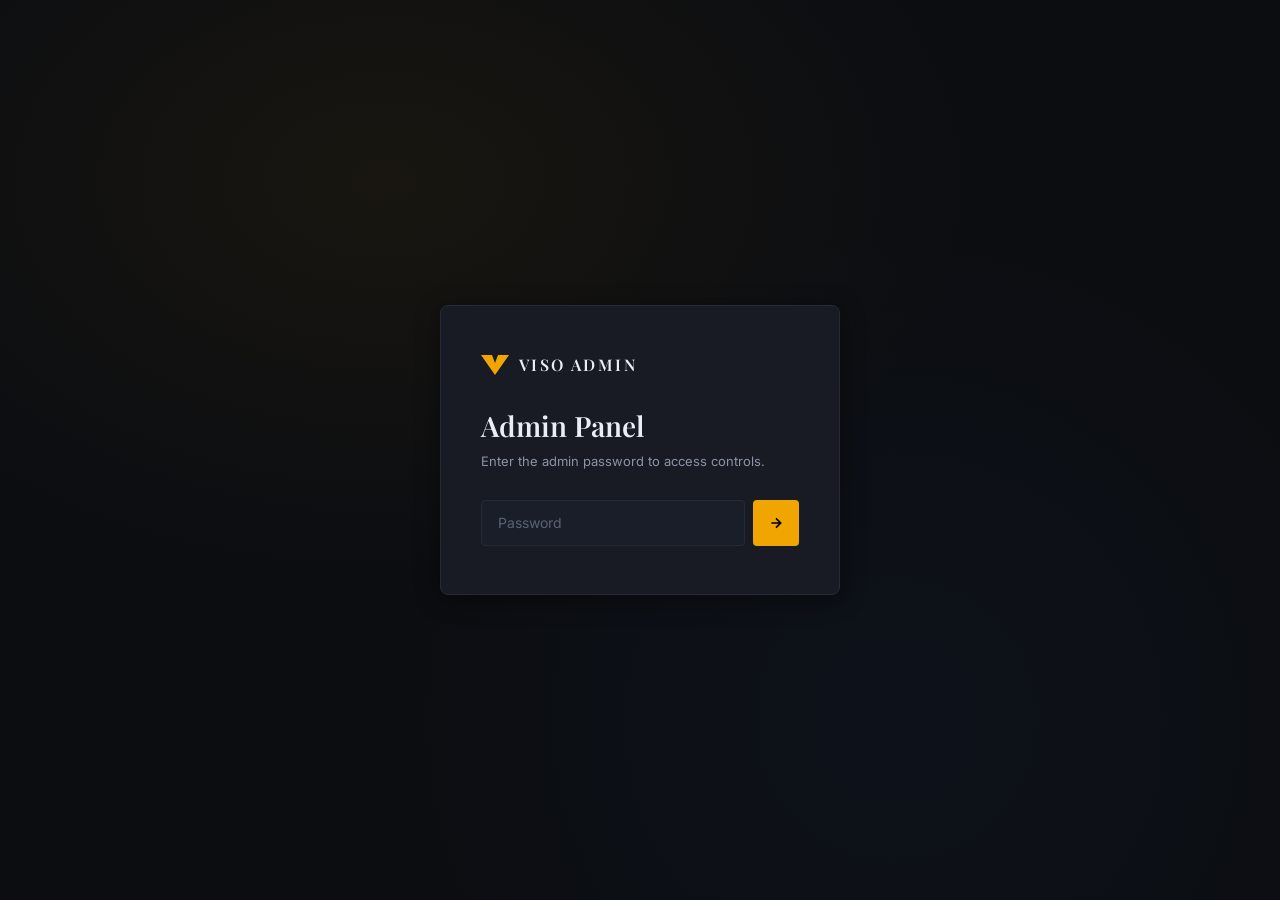
<file: admin.html>
<!DOCTYPE html>
<html lang="en">
<head>
  <meta charset="UTF-8" />
  <meta name="viewport" content="width=device-width, initial-scale=1.0" />
  <title>VISO Render — Admin Panel</title>
  <meta name="description" content="Admin control panel for VISO AI Render application." />
  <link href="https://fonts.googleapis.com/css2?family=Playfair+Display:wght@400;500;600;700&family=Inter:wght@300;400;500;600;700&family=Space+Grotesk:wght@400;500;600&display=swap" rel="stylesheet" />
  <link rel="stylesheet" href="admin.css" />
</head>
<body>

  <!-- ===== LOGIN GATE ===== -->
  <div id="login-gate" class="gate">
    <div class="gate-card">
      <div class="gate-logo">
        <svg width="28" height="20" viewBox="0 0 28 20" fill="none">
          <polygon points="0,0 11,0 14,8 17,0 28,0 14,20" fill="#F0A500"/>
        </svg>
        <span>VISO Admin</span>
      </div>
      <h1 class="gate-title">Admin Panel</h1>
      <p class="gate-sub">Enter the admin password to access controls.</p>
      <div class="gate-field">
        <input id="admin-pass" type="password" placeholder="Password" autocomplete="off" spellcheck="false" />
        <button id="admin-login-btn" class="gate-btn">
          <svg width="16" height="16" viewBox="0 0 24 24" fill="none" stroke="currentColor" stroke-width="2.5"><path d="M5 12h14M12 5l7 7-7 7"/></svg>
        </button>
      </div>
      <div id="gate-error" class="gate-error hidden">Invalid password</div>
    </div>
  </div>

  <!-- ===== ADMIN DASHBOARD ===== -->
  <div id="admin-dashboard" class="dashboard hidden">

    <!-- Sidebar -->
    <aside class="sidebar">
      <div class="sidebar-logo">
        <svg width="22" height="16" viewBox="0 0 28 20" fill="none">
          <polygon points="0,0 11,0 14,8 17,0 28,0 14,20" fill="#F0A500"/>
        </svg>
        <span>VISO Admin</span>
      </div>
      <nav class="sidebar-nav">
        <button class="nav-item active" data-section="overview" id="nav-overview">
          <svg width="16" height="16" viewBox="0 0 24 24" fill="none" stroke="currentColor" stroke-width="2"><rect x="3" y="3" width="7" height="7"/><rect x="14" y="3" width="7" height="7"/><rect x="14" y="14" width="7" height="7"/><rect x="3" y="14" width="7" height="7"/></svg>
          Overview
        </button>
        <button class="nav-item" data-section="users" id="nav-users">
          <svg width="16" height="16" viewBox="0 0 24 24" fill="none" stroke="currentColor" stroke-width="2"><path d="M17 21v-2a4 4 0 0 0-4-4H5a4 4 0 0 0-4 4v2"/><circle cx="9" cy="7" r="4"/><path d="M23 21v-2a4 4 0 0 0-3-3.87"/><path d="M16 3.13a4 4 0 0 1 0 7.75"/></svg>
          Users
        </button>
        <button class="nav-item" data-section="activity" id="nav-activity">
          <svg width="16" height="16" viewBox="0 0 24 24" fill="none" stroke="currentColor" stroke-width="2"><polyline points="22,12 18,12 15,21 9,3 6,12 2,12"/></svg>
          Activity
        </button>
        <button class="nav-item" data-section="settings" id="nav-settings">
          <svg width="16" height="16" viewBox="0 0 24 24" fill="none" stroke="currentColor" stroke-width="2"><path d="M12.22 2h-.44a2 2 0 0 0-2 2v.18a2 2 0 0 1-1 1.73l-.43.25a2 2 0 0 1-2 0l-.15-.08a2 2 0 0 0-2.73.73l-.22.38a2 2 0 0 0 .73 2.73l.15.1a2 2 0 0 1 1 1.72v.51a2 2 0 0 1-1 1.74l-.15.09a2 2 0 0 0-.73 2.73l.22.38a2 2 0 0 0 2.73.73l.15-.08a2 2 0 0 1 2 0l.43.25a2 2 0 0 1 1 1.73V20a2 2 0 0 0 2 2h.44a2 2 0 0 0 2-2v-.18a2 2 0 0 1 1-1.73l.43-.25a2 2 0 0 1 2 0l.15.08a2 2 0 0 0 2.73-.73l.22-.39a2 2 0 0 0-.73-2.73l-.15-.08a2 2 0 0 1-1-1.74v-.5a2 2 0 0 1 1-1.74l.15-.09a2 2 0 0 0 .73-2.73l-.22-.38a2 2 0 0 0-2.73-.73l-.15.08a2 2 0 0 1-2 0l-.43-.25a2 2 0 0 1-1-1.73V4a2 2 0 0 0-2-2z"/><circle cx="12" cy="12" r="3"/></svg>
          Settings
        </button>
      </nav>
      <div class="sidebar-footer">
        <a href="index.html" class="nav-back">
          <svg width="14" height="14" viewBox="0 0 24 24" fill="none" stroke="currentColor" stroke-width="2"><polyline points="15,18 9,12 15,6"/></svg>
          Back to App
        </a>
      </div>
    </aside>

    <!-- Main Content -->
    <main class="main-content">

      <!-- Header -->
      <header class="dash-header">
        <h2 id="section-title" class="dash-title">Overview</h2>
        <div class="dash-header-right">
          <span class="dash-time" id="dash-time"></span>
          <button id="refresh-btn" class="refresh-btn" title="Refresh Data">
            <svg width="16" height="16" viewBox="0 0 24 24" fill="none" stroke="currentColor" stroke-width="2"><path d="M3 12a9 9 0 0 1 9-9 9.75 9.75 0 0 1 6.74 2.74L21 8"/><path d="M21 3v5h-5"/><path d="M21 12a9 9 0 0 1-9 9 9.75 9.75 0 0 1-6.74-2.74L3 16"/><path d="M8 16H3v5"/></svg>
          </button>
        </div>
      </header>

      <!-- === OVERVIEW SECTION === -->
      <section id="section-overview" class="content-section active">
        <div class="stats-grid">
          <div class="stat-card">
            <div class="stat-icon users-icon">
              <svg width="20" height="20" viewBox="0 0 24 24" fill="none" stroke="currentColor" stroke-width="2"><path d="M17 21v-2a4 4 0 0 0-4-4H5a4 4 0 0 0-4 4v2"/><circle cx="9" cy="7" r="4"/></svg>
            </div>
            <div class="stat-data">
              <span class="stat-number" id="stat-total-users">0</span>
              <span class="stat-desc">Registered Users</span>
            </div>
          </div>
          <div class="stat-card">
            <div class="stat-icon renders-icon">
              <svg width="20" height="20" viewBox="0 0 24 24" fill="none" stroke="currentColor" stroke-width="2"><rect x="3" y="3" width="18" height="18" rx="2"/><circle cx="8.5" cy="8.5" r="1.5"/><polyline points="21,15 16,10 5,21"/></svg>
            </div>
            <div class="stat-data">
              <span class="stat-number" id="stat-total-renders">0</span>
              <span class="stat-desc">Total Renders</span>
            </div>
          </div>
          <div class="stat-card">
            <div class="stat-icon colors-icon">
              <svg width="20" height="20" viewBox="0 0 24 24" fill="none" stroke="currentColor" stroke-width="2"><circle cx="13.5" cy="6.5" r="2.5"/><circle cx="17.5" cy="10.5" r="2.5"/><circle cx="8.5" cy="7.5" r="2.5"/><circle cx="6.5" cy="12.5" r="2.5"/><path d="M12 22c5.5 0 10-4.5 10-10S17.5 2 12 2 2 6.5 2 12s4.5 10 10 10z"/></svg>
            </div>
            <div class="stat-data">
              <span class="stat-number" id="stat-total-colors">0</span>
              <span class="stat-desc">Saved Colors</span>
            </div>
          </div>
          <div class="stat-card">
            <div class="stat-icon storage-icon">
              <svg width="20" height="20" viewBox="0 0 24 24" fill="none" stroke="currentColor" stroke-width="2"><ellipse cx="12" cy="5" rx="9" ry="3"/><path d="M21 12c0 1.66-4 3-9 3s-9-1.34-9-3"/><path d="M3 5v14c0 1.66 4 3 9 3s9-1.34 9-3V5"/></svg>
            </div>
            <div class="stat-data">
              <span class="stat-number" id="stat-storage">0 KB</span>
              <span class="stat-desc">Storage Used</span>
            </div>
          </div>
        </div>

        <!-- Top Users -->
        <div class="card">
          <h3 class="card-title">Most Active Users</h3>
          <div class="card-body" id="top-users-list">
            <p class="empty-state">No users yet</p>
          </div>
        </div>

        <!-- Recent Activity -->
        <div class="card">
          <h3 class="card-title">Recent Renders</h3>
          <div class="card-body" id="recent-renders-overview">
            <p class="empty-state">No renders yet</p>
          </div>
        </div>
      </section>

      <!-- === USERS SECTION === -->
      <section id="section-users" class="content-section">
        <div class="card">
          <div class="card-header-row">
            <h3 class="card-title">All Users</h3>
            <span class="card-count" id="users-count">0 users</span>
          </div>
          <div class="table-wrap">
            <table class="data-table" id="users-table">
              <thead>
                <tr>
                  <th>Name</th>
                  <th>Email</th>
                  <th>Joined</th>
                  <th>Renders</th>
                  <th>Colors</th>
                  <th>API Key</th>
                  <th>Actions</th>
                </tr>
              </thead>
              <tbody id="users-tbody">
                <!-- Populated by JS -->
              </tbody>
            </table>
          </div>
        </div>

        <!-- User Detail Panel -->
        <div id="user-detail-panel" class="card hidden">
          <div class="card-header-row">
            <h3 class="card-title" id="user-detail-name">User Details</h3>
            <button id="close-user-detail" class="close-detail-btn">
              <svg width="16" height="16" viewBox="0 0 24 24" fill="none" stroke="currentColor" stroke-width="2.5"><line x1="18" y1="6" x2="6" y2="18"/><line x1="6" y1="6" x2="18" y2="18"/></svg>
            </button>
          </div>
          <div class="user-detail-info" id="user-detail-info"></div>
          <div class="user-detail-gallery" id="user-detail-gallery"></div>
        </div>
      </section>

      <!-- === ACTIVITY SECTION === -->
      <section id="section-activity" class="content-section">
        <div class="card">
          <div class="card-header-row">
            <h3 class="card-title">All Render Activity</h3>
            <div class="filter-wrap">
              <label class="filter-label">Filter by user:</label>
              <select id="activity-filter" class="filter-select">
                <option value="all">All Users</option>
              </select>
            </div>
          </div>
          <div class="activity-list" id="activity-list">
            <p class="empty-state">No activity yet</p>
          </div>
        </div>
      </section>

      <!-- === SETTINGS SECTION === -->
      <section id="section-settings" class="content-section">
        <div class="card">
          <h3 class="card-title">System Settings</h3>
          <div class="settings-group">
            <div class="setting-row">
              <div class="setting-info">
                <span class="setting-name">Admin Password</span>
                <span class="setting-desc">Change the admin panel password</span>
              </div>
              <div class="setting-control">
                <input type="password" id="setting-new-password" class="setting-input" placeholder="New password" />
                <button id="setting-save-password" class="setting-btn">Save</button>
              </div>
            </div>
            <div class="setting-row">
              <div class="setting-info">
                <span class="setting-name">Max Palette Colors</span>
                <span class="setting-desc">Maximum custom colors per user (currently <span id="setting-max-palette-val">20</span>)</span>
              </div>
              <div class="setting-control">
                <input type="number" id="setting-max-palette" class="setting-input small" value="20" min="5" max="50" />
                <button id="setting-save-palette" class="setting-btn">Apply</button>
              </div>
            </div>
            <div class="setting-row">
              <div class="setting-info">
                <span class="setting-name">Max Render History</span>
                <span class="setting-desc">Maximum renders stored per user (currently <span id="setting-max-history-val">50</span>)</span>
              </div>
              <div class="setting-control">
                <input type="number" id="setting-max-history" class="setting-input small" value="50" min="10" max="200" />
                <button id="setting-save-history" class="setting-btn">Apply</button>
              </div>
            </div>
          </div>
        </div>

        <div class="card danger-card">
          <h3 class="card-title danger-title">Danger Zone</h3>
          <div class="settings-group">
            <div class="setting-row">
              <div class="setting-info">
                <span class="setting-name">Clear All Render History</span>
                <span class="setting-desc">Remove all render history for all users (keeps accounts)</span>
              </div>
              <button id="clear-history-btn" class="setting-btn danger">Clear History</button>
            </div>
            <div class="setting-row">
              <div class="setting-info">
                <span class="setting-name">Delete All Data</span>
                <span class="setting-desc">Remove all users, renders, and settings — irreversible</span>
              </div>
              <button id="nuke-btn" class="setting-btn danger">Delete Everything</button>
            </div>
          </div>
        </div>
      </section>

    </main>
  </div>

  <!-- Toast -->
  <div id="admin-toast" class="admin-toast hidden">
    <span id="admin-toast-msg"></span>
  </div>

  <!-- Confirm Modal -->
  <div id="confirm-modal" class="confirm-modal hidden">
    <div class="confirm-card">
      <p id="confirm-msg" class="confirm-msg"></p>
      <div class="confirm-actions">
        <button id="confirm-cancel" class="setting-btn">Cancel</button>
        <button id="confirm-ok" class="setting-btn danger">Confirm</button>
      </div>
    </div>
  </div>

  <script src="admin.js"></script>
</body>
</html>
</file>
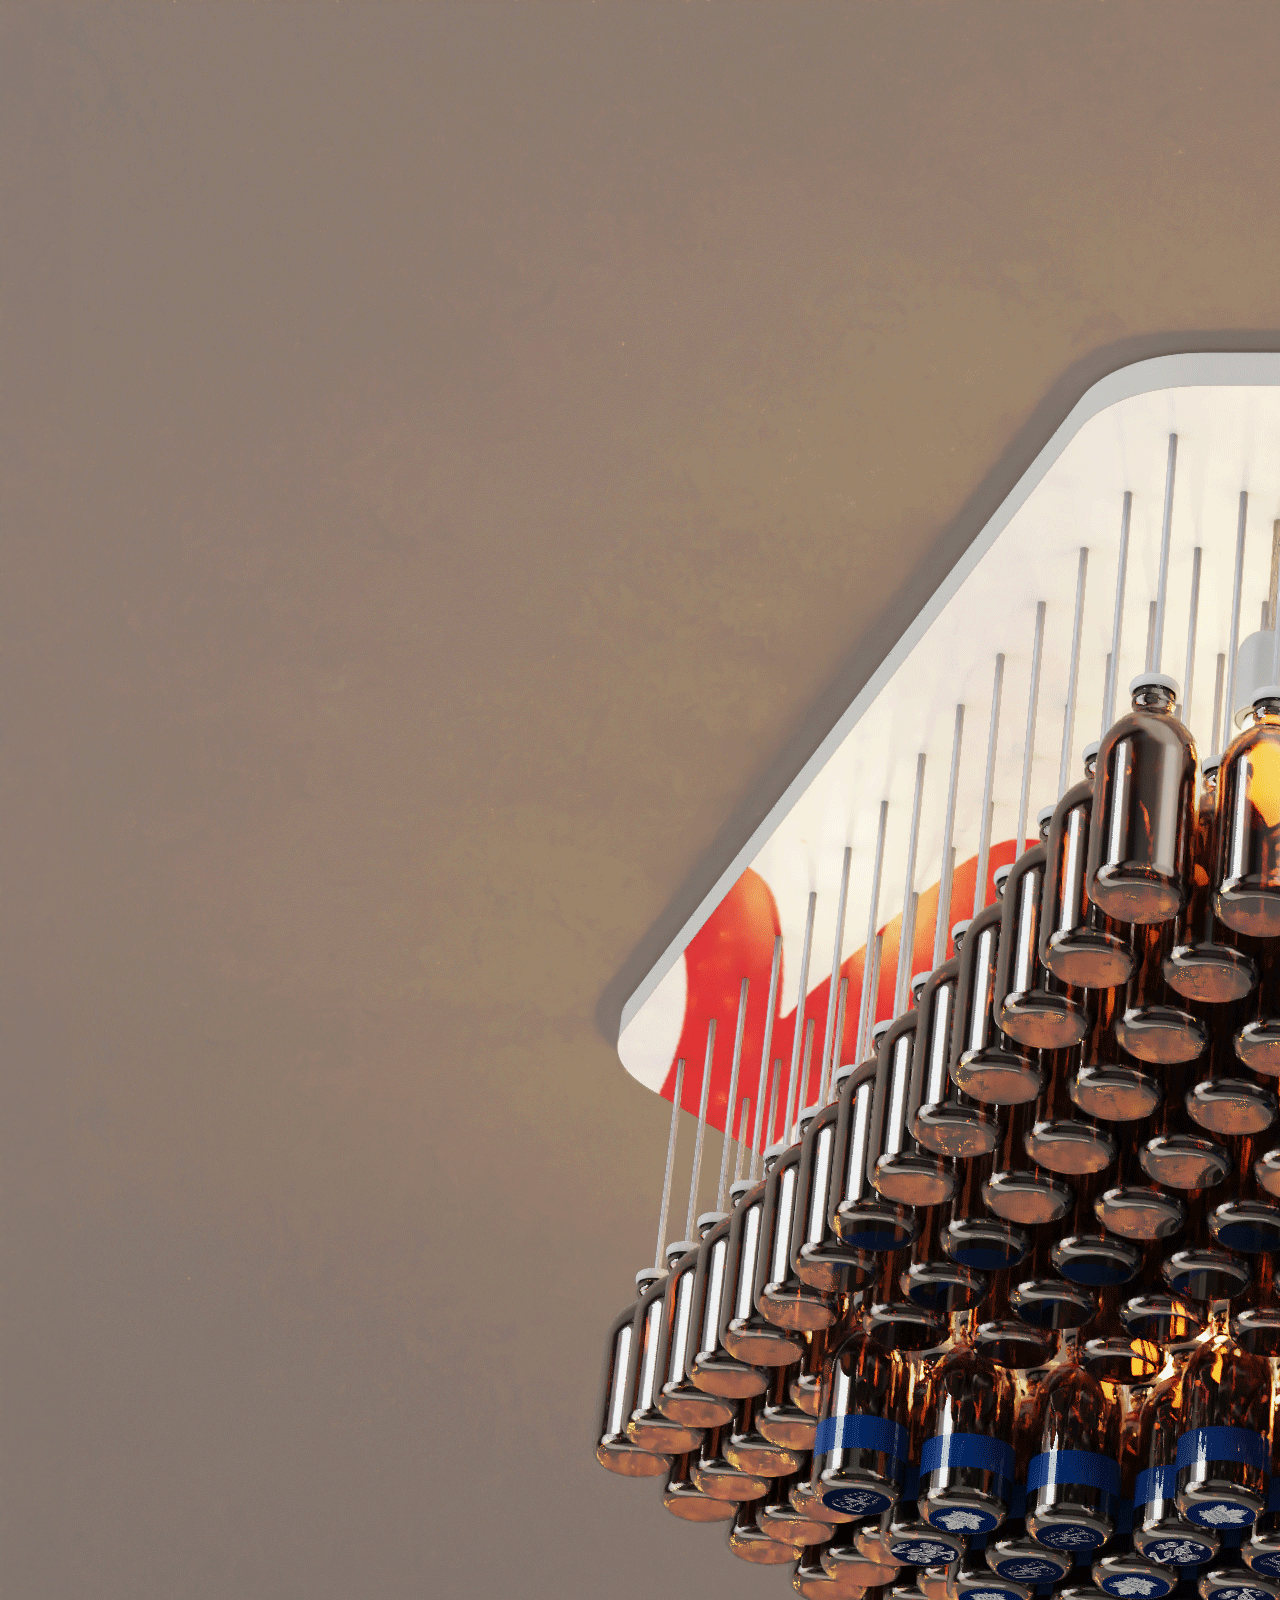
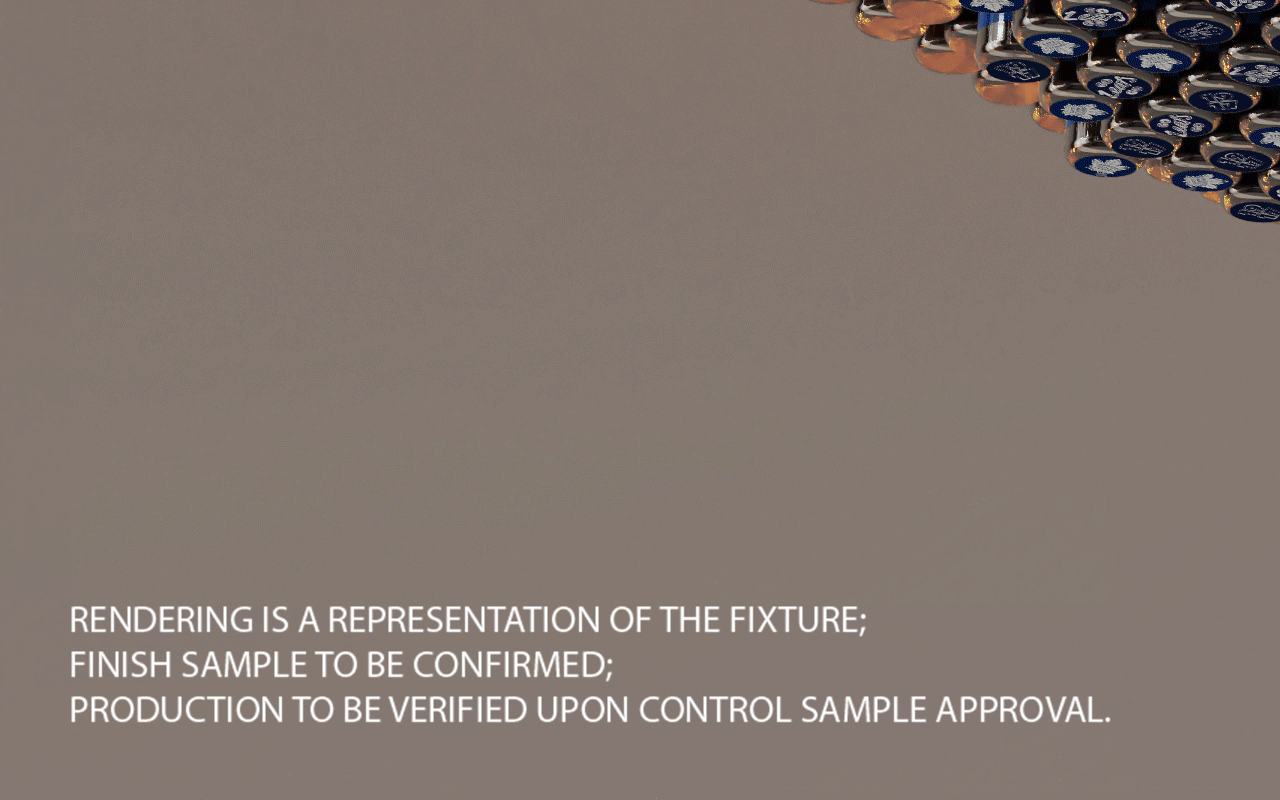
<file: test templete/PQ00908---Molson-x-Maple-Leafs-_REV-1-PV.html>
<html>
<head>
<title>PQ00908---Molson-x-Maple-Leafs-_REV-1-PV</title>
<meta http-equiv="Content-Type" content="text/html; charset=utf-8">
</head>
<body bgcolor="#FFFFFF" leftmargin="0" topmargin="0" marginwidth="0" marginheight="0">
<!-- Save for Web Slices (PQ00908---Molson-x-Maple-Leafs-_REV-1-PV.jpg) -->
<table id="Table_01" width="3841" height="2400" border="0" cellpadding="0" cellspacing="0">
	<tr>
		<td rowspan="5">
			<img src="images/PQ00908---Molson-x-Maple-Leafs-_REV-1-PV_01.gif" width="71" height="2400" alt=""></td>
		<td rowspan="2">
			<img src="images/PQ00908---Molson-x-Maple-Leafs-_REV-1-PV_02.gif" width="1044" height="2205" alt=""></td>
		<td>
			<img src="images/PQ00908---Molson-x-Maple-Leafs-_REV-1-PV_03.gif" width="2328" height="2084" alt=""></td>
		<td>
			<img src="images/PQ00908---Molson-x-Maple-Leafs-_REV-1-PV_04.gif" width="249" height="2084" alt=""></td>
		<td rowspan="5">
			<img src="images/PQ00908---Molson-x-Maple-Leafs-_REV-1-PV_05.gif" width="148" height="2400" alt=""></td>
		<td>
			<img src="images/spacer.gif" width="1" height="2084" alt=""></td>
	</tr>
	<tr>
		<td rowspan="4">
			<img src="images/PQ00908---Molson-x-Maple-Leafs-_REV-1-PV_06.png" width="2328" height="316" alt=""></td>
		<td rowspan="3">
			<img src="images/PQ00908---Molson-x-Maple-Leafs-_REV-1-PV_07.gif" width="249" height="254" alt=""></td>
		<td>
			<img src="images/spacer.gif" width="1" height="121" alt=""></td>
	</tr>
	<tr>
		<td>
			<img src="images/PQ00908---Molson-x-Maple-Leafs-_REV-1-PV_08.gif" width="1044" height="119" alt=""></td>
		<td>
			<img src="images/spacer.gif" width="1" height="119" alt=""></td>
	</tr>
	<tr>
		<td rowspan="2">
			<img src="images/PQ00908---Molson-x-Maple-Leafs-_REV-1-PV_09.gif" width="1044" height="76" alt=""></td>
		<td>
			<img src="images/spacer.gif" width="1" height="14" alt=""></td>
	</tr>
	<tr>
		<td>
			<img src="images/PQ00908---Molson-x-Maple-Leafs-_REV-1-PV_10.gif" width="249" height="62" alt=""></td>
		<td>
			<img src="images/spacer.gif" width="1" height="62" alt=""></td>
	</tr>
</table>
<!-- End Save for Web Slices -->
</body>
</html>
</file>
<file: style.css>
/* ================================================================
   RenderAI — VISO-Inspired Design System
   Light, minimal, editorial. Matching visoinc.com aesthetic.
================================================================ */

/* ── Google Fonts ── */
@import url('https://fonts.googleapis.com/css2?family=Playfair+Display:wght@400;500;600;700&family=Inter:wght@300;400;500;600;700&family=Space+Grotesk:wght@400;500;600&display=swap');

/* ── Design Tokens ── */
:root {
  /* Colors */
  --black:        #0A0A0A;
  --off-black:    #1A1A1A;
  --dark-grey:    #3A3A3A;
  --mid-grey:     #6B6B6B;
  --light-grey:   #B0B0B0;
  --rule:         #E0E0E0;
  --bg-page:      #F7F5F2;   /* warm off-white, like VISO */
  --bg-white:     #FFFFFF;
  --bg-panel:     #FAF9F7;
  --bg-input:     #FFFFFF;
  --gold:         #F0A500;
  --gold-light:   rgba(240,165,0,0.12);
  --gold-border:  rgba(240,165,0,0.3);

  /* Typography */
  --font-serif:  'Playfair Display', Georgia, serif;
  --font-sans:   'Inter', 'Helvetica Neue', Arial, sans-serif;
  --font-mono:   'Space Grotesk', monospace;

  /* Spacing & shape */
  --radius-sm:   4px;
  --radius-md:   6px;
  --radius-pill: 999px;
  --transition:  150ms ease;

  /* Shadows */
  --shadow-sm:   0 1px 4px rgba(0,0,0,0.08);
  --shadow-md:   0 4px 16px rgba(0,0,0,0.1);
  --shadow-lg:   0 12px 40px rgba(0,0,0,0.12);
}

/* ── Reset ── */
*, *::before, *::after { box-sizing: border-box; margin: 0; padding: 0; }
html, body {
  height: 100%; width: 100%;
  font-family: var(--font-sans);
  background: var(--bg-page);
  color: var(--black);
  -webkit-font-smoothing: antialiased;
  font-size: 14px;
}
button { font-family: var(--font-sans); }
input, textarea { font-family: var(--font-sans); }

/* ── Screen system ── */
.screen {
  display: none;
  width: 100%; height: 100vh;
}
.screen.active { display: flex; }

.hidden { display: none !important; }

/* ================================================================
   SETUP SCREEN
================================================================ */
#setup-screen {
  align-items: center;
  justify-content: center;
  background: var(--bg-white);
  position: relative;
  overflow: hidden;
}

/* Subtle warm texture lines */
#setup-screen::before {
  content: '';
  position: absolute;
  inset: 0;
  background:
    repeating-linear-gradient(
      0deg,
      rgba(0,0,0,0.018) 0px, transparent 1px, transparent 60px
    );
  pointer-events: none;
}



.setup-card {
  position: relative;
  width: 100%; max-width: 480px;
  padding: 64px 56px;
  background: var(--bg-white);
  border: 1px solid var(--rule);
  box-shadow: var(--shadow-lg);
  z-index: 1;
}

/* VISO-style wordmark/logo */
.logo {
  display: flex; align-items: center; gap: 12px;
  margin-bottom: 40px;
  text-decoration: none;
}
.logo-icon {
  display: flex; align-items: center; justify-content: center;
  flex-shrink: 0;
}
.logo-icon svg { display: block; }
.logo-text {
  font-family: var(--font-serif);
  font-size: 18px; font-weight: 600;
  letter-spacing: 0.12em;
  text-transform: uppercase;
  color: var(--black);
}

/* Setup title — large serif, like VISO headlines */
.setup-title {
  font-family: var(--font-serif);
  font-size: 38px; font-weight: 500;
  line-height: 1.15;
  color: var(--black);
  margin-bottom: 14px;
}
.gradient-text {
  /* Gold accent instead of gradient */
  color: var(--gold);
}

.setup-subtitle {
  font-size: 14px; line-height: 1.65;
  color: var(--mid-grey);
  margin-bottom: 28px;
}

.feature-pills {
  display: flex; flex-wrap: wrap; gap: 8px;
  margin-bottom: 36px;
}
.pill {
  font-size: 10px; font-weight: 600;
  padding: 5px 14px;
  border-radius: var(--radius-pill);
  background: var(--black);
  color: white;
  letter-spacing: 0.1em;
  text-transform: uppercase;
}

/* API form */
.api-form { display: flex; flex-direction: column; gap: 12px; }

/* Auth Tabs */
.auth-tabs {
  display: flex; gap: 0;
  background: var(--bg-page);
  border: 1px solid var(--rule);
  border-radius: var(--radius-pill);
  padding: 3px;
  margin-bottom: 20px;
}
.auth-tab {
  flex: 1;
  padding: 9px 16px;
  background: none; border: none; border-radius: var(--radius-pill);
  color: var(--mid-grey);
  font-size: 12px; font-weight: 600; letter-spacing: 0.06em;
  text-transform: uppercase;
  cursor: pointer; transition: all var(--transition);
}
.auth-tab.active {
  background: var(--black);
  color: white;
}
.auth-tab:hover:not(.active) { color: var(--dark-grey); }

/* Auth Form */
.auth-form {
  display: flex; flex-direction: column; gap: 14px;
}
.auth-field { display: flex; flex-direction: column; gap: 5px; }
.auth-remember {
  display: flex; align-items: center; gap: 8px;
  font-size: 12px; color: var(--mid-grey);
  cursor: pointer; user-select: none;
}
.auth-remember input[type="checkbox"] {
  width: 15px; height: 15px;
  accent-color: var(--black);
  cursor: pointer;
}
.hint-link {
  color: var(--gold); text-decoration: underline;
  text-underline-offset: 2px;
}
.hint-link:hover { color: var(--black); }

/* User greeting in header */
.user-greeting {
  display: flex; align-items: center; gap: 6px;
  padding: 4px 12px;
  border-radius: var(--radius-pill);
  background: rgba(255,255,255,0.08);
  border: 1px solid rgba(255,255,255,0.12);
  color: rgba(255,255,255,0.75);
  font-size: 11px; font-weight: 500;
  letter-spacing: 0.04em;
}
.user-greeting svg { opacity: 0.6; }

/* My Palette section in color picker */
.cp-my-palette {
  display: flex; flex-direction: column; gap: 6px;
  padding-top: 6px;
  border-top: 1px solid var(--rule);
}
.cp-palette-header {
  display: flex; align-items: center; justify-content: space-between;
}
.cp-palette-count {
  font-size: 9px; color: var(--light-grey);
  font-family: var(--font-mono);
  letter-spacing: 0.04em;
}
.cp-palette-swatches {
  display: flex; gap: 5px; flex-wrap: wrap;
  min-height: 24px;
}
.cp-palette-swatches:empty::after {
  content: 'No saved colors yet';
  font-size: 10px; color: var(--light-grey);
  font-style: italic;
}
.cp-palette-swatch {
  width: 24px; height: 24px;
  border-radius: 50%;
  border: 2px solid transparent;
  cursor: pointer;
  transition: all var(--transition);
  position: relative; overflow: visible;
  outline: none;
  box-shadow: 0 1px 3px rgba(0,0,0,0.15);
}
.cp-palette-swatch:hover {
  border-color: var(--black);
  transform: scale(1.15);
}
.cp-palette-swatch .swatch-remove {
  position: absolute; top: -6px; right: -6px;
  width: 14px; height: 14px;
  background: var(--black); color: white;
  border: none; border-radius: 50%;
  font-size: 9px; font-weight: 700;
  cursor: pointer;
  display: none;
  align-items: center; justify-content: center;
  line-height: 1;
}
.cp-palette-swatch:hover .swatch-remove { display: flex; }
.cp-save-btn {
  display: flex; align-items: center; justify-content: center; gap: 5px;
  padding: 6px 12px;
  background: var(--bg-white);
  border: 1px dashed var(--rule);
  border-radius: var(--radius-pill);
  font-size: 10px; font-weight: 600;
  letter-spacing: 0.06em; text-transform: uppercase;
  color: var(--mid-grey);
  cursor: pointer; transition: all var(--transition);
  align-self: flex-start;
}
.cp-save-btn:hover {
  border-color: var(--gold); border-style: solid;
  color: var(--gold); background: var(--gold-light);
}
.input-label {
  font-size: 11px; font-weight: 600;
  letter-spacing: 0.08em; text-transform: uppercase;
  color: var(--dark-grey);
}
.input-wrap { position: relative; display: flex; align-items: center; }
.input-icon {
  position: absolute; left: 14px;
  color: var(--light-grey);
  pointer-events: none;
}
.input-wrap input {
  width: 100%;
  padding: 13px 44px 13px 42px;
  background: var(--bg-page);
  border: 1px solid var(--rule);
  border-radius: var(--radius-md);
  color: var(--black);
  font-size: 14px;
  outline: none;
  transition: border-color var(--transition), box-shadow var(--transition);
}
.input-wrap input:focus {
  border-color: var(--black);
  box-shadow: 0 0 0 3px rgba(0,0,0,0.06);
}
.input-wrap input::placeholder { color: var(--light-grey); }
.toggle-vis {
  position: absolute; right: 14px;
  background: none; border: none; cursor: pointer;
  color: var(--light-grey);
  display: flex; align-items: center;
  transition: color var(--transition);
}
.toggle-vis:hover { color: var(--mid-grey); }

.input-hint { font-size: 12px; color: var(--light-grey); }

/* Primary Button — VISO style: black pill */
.btn-primary {
  display: flex; align-items: center; justify-content: center; gap: 8px;
  padding: 14px 28px;
  background: var(--black);
  border: none; border-radius: var(--radius-pill);
  color: white;
  font-size: 13px; font-weight: 600;
  letter-spacing: 0.06em; text-transform: uppercase;
  cursor: pointer;
  transition: all var(--transition);
  box-shadow: var(--shadow-sm);
}
.btn-primary:hover:not(:disabled) {
  background: var(--dark-grey);
  box-shadow: var(--shadow-md);
  transform: translateY(-1px);
}
.btn-primary:active:not(:disabled) { transform: translateY(0); }
.btn-primary:disabled { opacity: 0.3; cursor: not-allowed; }
.btn-primary.small { padding: 9px 18px; font-size: 12px; }

.setup-error {
  padding: 10px 14px;
  background: rgba(220,38,38,0.06);
  border: 1px solid rgba(220,38,38,0.2);
  border-radius: var(--radius-md);
  color: #DC2626;
  font-size: 13px;
}

/* ================================================================
   APP HEADER
================================================================ */
.app-header {
  display: flex; align-items: center; gap: 16px;
  padding: 0 28px;
  height: 58px;
  background: var(--black);
  border-bottom: 1px solid rgba(255,255,255,0.06);
  position: relative; z-index: 10;
  width: 100%; flex-shrink: 0;
}
.header-logo {
  display: flex; align-items: center; gap: 10px;
  font-family: var(--font-serif);
  font-weight: 600; font-size: 16px;
  letter-spacing: 0.18em; text-transform: uppercase;
  color: white;
}
.logo-icon.small { opacity: 0.9; }
/* recolor SVG strokes/fills for dark header */
.app-header .logo-icon svg path,
.app-header .logo-icon svg circle { stroke: white; }

.header-status {
  display: flex; align-items: center; gap: 7px;
  font-size: 11px; color: rgba(255,255,255,0.45);
  letter-spacing: 0.04em;
  text-transform: uppercase;
  margin-left: auto;
}
.status-dot {
  width: 6px; height: 6px;
  border-radius: 50%;
  background: var(--gold);
  animation: pulse 2.5s ease-in-out infinite;
}
@keyframes pulse {
  0%,100% { opacity:1; box-shadow: 0 0 0 0 rgba(240,165,0,0.5); }
  50%      { opacity:.7; box-shadow: 0 0 0 5px rgba(240,165,0,0); }
}

.header-actions { display: flex; align-items: center; gap: 8px; }

.btn-ghost {
  display: flex; align-items: center; gap: 6px;
  padding: 6px 14px;
  background: none;
  border: 1px solid rgba(255,255,255,0.18);
  border-radius: var(--radius-pill);
  color: rgba(255,255,255,0.7);
  font-size: 11px; font-weight: 500;
  letter-spacing: 0.05em; text-transform: uppercase;
  cursor: pointer;
  transition: all var(--transition);
}
.btn-ghost:hover {
  border-color: rgba(255,255,255,0.4);
  color: white;
  background: rgba(255,255,255,0.06);
}
.btn-ghost.small { padding: 5px 10px; font-size: 11px; }

.counter-badge {
  padding: 4px 12px;
  background: var(--gold-light);
  border: 1px solid var(--gold-border);
  border-radius: var(--radius-pill);
  font-size: 11px; font-weight: 600;
  letter-spacing: 0.04em;
  color: var(--gold);
}

/* ================================================================
   APP LAYOUT
================================================================ */
#app-screen { flex-direction: column; overflow: hidden; }

.app-main {
  display: grid;
  grid-template-columns: 1fr 400px;
  flex: 1;
  overflow: hidden;
  height: calc(100vh - 58px);
}

/* ================================================================
   IMAGE PANEL (left)
================================================================ */
.image-panel {
  background: var(--bg-page);
  border-right: 1px solid var(--rule);
  overflow: hidden;
  position: relative;
  display: flex; align-items: center; justify-content: center;
}

/* Upload Zone */
.upload-zone {
  width: 100%; height: 100%;
  display: flex; align-items: center; justify-content: center;
  cursor: pointer;
  position: relative;
  transition: all var(--transition);
}
.upload-zone::before {
  content: '';
  position: absolute; inset: 32px;
  border: 1.5px dashed rgba(0,0,0,0.15);
  border-radius: 2px;
  transition: all var(--transition);
  pointer-events: none;
}
.upload-zone:hover::before,
.upload-zone.drag-over::before {
  border-color: var(--gold);
}
.upload-zone.drag-over { background: rgba(240,165,0,0.03); }

.upload-content {
  display: flex; flex-direction: column;
  align-items: center; text-align: center;
  gap: 10px; padding: 40px;
  pointer-events: none;
}
.upload-icon-wrap {
  width: 72px; height: 72px;
  display: flex; align-items: center; justify-content: center;
  border: 1.5px solid var(--rule);
  border-radius: 50%;
  margin-bottom: 12px;
  background: var(--bg-white);
}
.upload-icon-ring { display: none; }
.upload-icon-wrap svg { color: var(--mid-grey); }

.upload-title {
  font-family: var(--font-serif);
  font-size: 22px; font-weight: 500;
  color: var(--black);
}
.upload-sub { font-size: 13px; color: var(--mid-grey); }
.link-btn {
  background: none; border: none; cursor: pointer;
  color: var(--black); font-size: inherit;
  font-family: inherit; font-weight: 600;
  text-decoration: underline; text-underline-offset: 3px;
  pointer-events: all;
}
.link-btn:hover { color: var(--gold); }
.upload-formats { font-size: 11px; color: var(--light-grey); letter-spacing: 0.03em; }
.upload-tips { margin-top: 20px; display: flex; flex-direction: column; gap: 8px; }
.tip-item {
  display: flex; align-items: center; gap: 8px;
  font-size: 12px; color: var(--mid-grey);
  background: var(--bg-white);
  border: 1px solid var(--rule);
  border-radius: var(--radius-sm);
  padding: 8px 16px;
}
.tip-icon { font-size: 14px; }

/* ================================================================
   COMPARISON VIEW
================================================================ */
.comparison-view { width: 100%; height: 100%; display: flex; flex-direction: column; }

.compare-header {
  display: flex; align-items: center; justify-content: space-between;
  padding: 10px 16px;
  border-bottom: 1px solid var(--rule);
  background: var(--bg-white);
  flex-shrink: 0;
}
.compare-tabs {
  display: flex; gap: 2px;
  background: var(--bg-page);
  border: 1px solid var(--rule);
  border-radius: var(--radius-pill);
  padding: 3px;
}
.compare-tab {
  padding: 5px 16px;
  background: none; border: none; border-radius: var(--radius-pill);
  color: var(--mid-grey);
  font-size: 11px; font-weight: 600; letter-spacing: 0.06em;
  text-transform: uppercase;
  cursor: pointer; transition: all var(--transition);
}
.compare-tab.active {
  background: var(--black);
  color: white;
}
.btn-download {
  display: flex; align-items: center; gap: 6px;
  padding: 6px 16px;
  background: var(--black);
  border: none; border-radius: var(--radius-pill);
  color: white;
  font-size: 11px; font-weight: 600;
  letter-spacing: 0.06em; text-transform: uppercase;
  cursor: pointer; transition: all var(--transition);
}
.btn-download:hover { background: var(--dark-grey); }

/* Split container */
.split-container { flex: 1; overflow: hidden; position: relative; }
.split-images {
  position: relative; width: 100%; height: 100%;
  overflow: hidden; user-select: none;
}
.split-img {
  position: absolute; top: 0; left: 0;
  width: 100%; height: 100%; object-fit: contain;
}
.split-img.rendered { clip-path: inset(0 0 0 50%); }

.split-divider {
  position: absolute; top: 0; bottom: 0; left: 50%;
  width: 40px;
  transform: translateX(-50%);
  cursor: ew-resize;
  display: flex; flex-direction: column;
  align-items: center; justify-content: center;
  z-index: 5;
}
.divider-line {
  position: absolute; top: 0; bottom: 0; left: 50%;
  width: 2px;
  background: var(--black);
  transform: translateX(-50%);
  box-shadow: 0 0 8px rgba(0,0,0,0.2);
}
.divider-handle {
  width: 34px; height: 34px;
  background: var(--black);
  border-radius: 50%;
  display: flex; align-items: center; justify-content: center;
  box-shadow: var(--shadow-md);
  position: relative; z-index: 2;
  color: white;
}

.split-label {
  position: absolute; bottom: 16px; z-index: 4;
  font-size: 10px; font-weight: 700;
  letter-spacing: 0.1em; text-transform: uppercase;
  padding: 4px 12px;
  border-radius: var(--radius-pill);
}
.split-label.left {
  left: 16px;
  background: rgba(255,255,255,0.85);
  border: 1px solid var(--rule);
  color: var(--dark-grey);
  backdrop-filter: blur(8px);
}
.split-label.right {
  right: 16px;
  background: var(--black);
  color: white;
}

/* Single view */
.single-view { flex: 1; position: relative; overflow: hidden; }
.single-view img { width: 100%; height: 100%; object-fit: contain; }
.single-label {
  position: absolute; bottom: 16px; left: 50%;
  transform: translateX(-50%);
  font-size: 10px; font-weight: 700;
  letter-spacing: 0.1em; text-transform: uppercase;
  padding: 4px 12px; border-radius: var(--radius-pill);
  background: rgba(255,255,255,0.85);
  border: 1px solid var(--rule);
  color: var(--dark-grey);
  backdrop-filter: blur(8px);
}
.gradient-bg-label {
  background: var(--black) !important;
  color: white !important;
  border-color: transparent !important;
}

.render-meta {
  display: flex; align-items: center; gap: 10px;
  padding: 8px 16px; flex-shrink: 0;
  border-top: 1px solid var(--rule);
  background: var(--bg-white);
  flex-wrap: wrap;
}
.meta-item { font-size: 11px; color: var(--mid-grey); }
.meta-dot { width: 3px; height: 3px; border-radius: 50%; background: var(--rule); }

/* ================================================================
   PROCESSING VIEW
================================================================ */
.processing-view {
  display: flex; flex-direction: column;
  align-items: center; justify-content: center;
  gap: 24px; padding: 40px;
  width: 100%; height: 100%;
  background: var(--bg-page);
}
.processing-visual { position: relative; width: 180px; height: 180px; }
#processing-canvas { border-radius: 50%; }
.processing-text { text-align: center; }
.processing-text h3 {
  font-family: var(--font-serif);
  font-size: 22px; font-weight: 500;
  margin-bottom: 8px; color: var(--black);
}
.processing-text p { font-size: 13px; color: var(--mid-grey); }
.processing-steps { display: flex; flex-direction: column; gap: 10px; width: 100%; max-width: 280px; }
.proc-step { display: flex; align-items: center; gap: 10px; font-size: 13px; color: var(--light-grey); transition: all 0.3s ease; }
.proc-step.active { color: var(--black); }
.proc-step.done { color: var(--gold); }
.ps-dot {
  width: 8px; height: 8px; flex-shrink: 0;
  border-radius: 50%;
  background: transparent;
  border: 1.5px solid var(--rule);
  transition: all 0.3s ease;
}
.proc-step.active .ps-dot {
  background: var(--black); border-color: var(--black);
  box-shadow: 0 0 0 3px rgba(0,0,0,0.1);
  animation: dotPulse 1.2s ease-in-out infinite;
}
.proc-step.done .ps-dot { background: var(--gold); border-color: var(--gold); }
@keyframes dotPulse {
  0%, 100% { transform: scale(1); }
  50% { transform: scale(1.35); }
}

/* ================================================================
   CHAT PANEL (right)
================================================================ */
.chat-panel {
  display: flex; flex-direction: column;
  background: var(--bg-white);
  height: 100%; overflow: hidden;
  border-left: 1px solid var(--rule);
}

.chat-header {
  display: flex; align-items: center; gap: 12px;
  padding: 14px 20px;
  border-bottom: 1px solid var(--rule);
  background: var(--bg-white);
  flex-shrink: 0;
}
.agent-avatar {
  width: 36px; height: 36px; flex-shrink: 0;
  background: var(--black);
  border-radius: 8px;
  display: flex; align-items: center; justify-content: center;
}
.agent-avatar svg path, .agent-avatar svg circle, .agent-avatar svg ellipse {
  stroke: white !important; fill: rgba(240,165,0,0.7) !important;
}
.agent-name { font-weight: 600; font-size: 13px; color: var(--black); letter-spacing: 0.03em; }
.agent-online { display: flex; align-items: center; gap: 5px; font-size: 11px; color: var(--gold); letter-spacing: 0.04em; }
.online-dot { width: 6px; height: 6px; border-radius: 50%; background: var(--gold); }
.chat-image-thumb-wrap { margin-left: auto; }
.chat-thumb {
  width: 42px; height: 42px;
  border-radius: 4px;
  object-fit: cover;
  border: 1px solid var(--rule);
}

/* Messages */
.chat-messages {
  flex: 1; overflow-y: auto;
  padding: 20px 18px;
  display: flex; flex-direction: column; gap: 14px;
  scroll-behavior: smooth;
  background: var(--bg-page);
}
.chat-messages::-webkit-scrollbar { width: 3px; }
.chat-messages::-webkit-scrollbar-track { background: transparent; }
.chat-messages::-webkit-scrollbar-thumb { background: var(--rule); border-radius: 4px; }

/* Message bubbles */
.msg { display: flex; gap: 10px; animation: msgIn 0.25s ease both; }
@keyframes msgIn {
  from { opacity: 0; transform: translateY(10px); }
  to   { opacity: 1; transform: translateY(0); }
}
.msg-agent { align-items: flex-start; }
.msg-user  { flex-direction: row-reverse; }

.msg-avatar {
  width: 28px; height: 28px; flex-shrink: 0;
  border-radius: 6px;
  display: flex; align-items: center; justify-content: center;
  font-size: 12px;
}
.msg-agent .msg-avatar {
  background: var(--black);
  color: var(--gold);
  font-family: var(--font-serif);
  font-weight: 700;
}
.msg-user .msg-avatar {
  background: var(--bg-page);
  border: 1px solid var(--rule);
  font-size: 10px; font-weight: 700;
  color: var(--mid-grey);
}

.msg-content { max-width: calc(100% - 46px); }
.msg-bubble {
  padding: 11px 15px;
  font-size: 13.5px; line-height: 1.6;
}
.msg-agent .msg-bubble {
  background: var(--bg-white);
  border: 1px solid var(--rule);
  border-radius: 0 10px 10px 10px;
  color: var(--black);
}
.msg-user .msg-bubble {
  background: var(--black);
  border-radius: 10px 0 10px 10px;
  color: white;
  text-align: right;
}

.msg-time {
  font-size: 10px; color: var(--light-grey);
  margin-top: 4px; padding: 0 4px;
  letter-spacing: 0.03em;
}
.msg-user .msg-time { text-align: right; }

/* Typing indicator */
.typing-indicator {
  display: flex; align-items: center; gap: 4px;
  padding: 14px 16px;
}
.typing-dot {
  width: 5px; height: 5px;
  border-radius: 50%;
  background: var(--light-grey);
  animation: typingBounce 1.2s ease-in-out infinite;
}
.typing-dot:nth-child(2) { animation-delay: 0.15s; }
.typing-dot:nth-child(3) { animation-delay: 0.3s; }
@keyframes typingBounce {
  0%,60%,100% { transform: translateY(0); opacity: 0.4; }
  30% { transform: translateY(-5px); opacity: 1; }
}

/* Suggestion chips */
.suggestion-chip {
  display: inline-block;
  margin: 3px 3px 0;
  padding: 4px 12px;
  background: var(--bg-white);
  border: 1px solid var(--rule);
  border-radius: var(--radius-pill);
  font-size: 12px; color: var(--dark-grey);
  cursor: pointer; transition: all var(--transition);
}
.suggestion-chip:hover { border-color: var(--black); color: var(--black); }
.suggestions-wrap { margin-top: 8px; }

/* ================================================================
   CHAT INPUT AREA
================================================================ */
.chat-input-area {
  padding: 14px 16px 18px;
  border-top: 1px solid var(--rule);
  background: var(--bg-white);
  flex-shrink: 0;
  display: flex; flex-direction: column; gap: 10px;
}

/* Quick choices */
.quick-choices { display: grid; gap: 6px; }
.quick-btn {
  padding: 10px 14px;
  background: var(--bg-page);
  border: 1px solid var(--rule);
  border-radius: var(--radius-sm);
  color: var(--dark-grey);
  font-size: 13px; text-align: left; cursor: pointer;
  transition: all var(--transition);
  display: flex; align-items: center; gap: 8px;
}
.quick-btn:hover { border-color: var(--black); color: var(--black); background: var(--bg-white); }
.quick-btn .qb-icon { font-size: 15px; }
.quick-btn .qb-label { font-weight: 500; color: var(--black); }
.quick-btn .qb-sub { font-size: 11px; color: var(--light-grey); margin-left: auto; }

/* Text input */
.text-input-row { display: flex; gap: 8px; align-items: flex-end; }
.text-input-wrap { flex: 1; position: relative; }
.text-input-wrap textarea {
  width: 100%;
  padding: 11px 14px;
  padding-bottom: 22px;
  background: var(--bg-page);
  border: 1px solid var(--rule);
  border-radius: var(--radius-sm);
  color: var(--black);
  font-size: 13.5px;
  resize: none; outline: none;
  line-height: 1.5;
  transition: border-color var(--transition);
}
.text-input-wrap textarea:focus { border-color: var(--black); }
.text-input-wrap textarea::placeholder { color: var(--light-grey); }
.char-count {
  position: absolute; bottom: 8px; right: 12px;
  font-size: 10px; color: var(--light-grey);
  pointer-events: none;
}
.send-btn {
  width: 40px; height: 40px; flex-shrink: 0;
  background: var(--black);
  border: none; border-radius: var(--radius-pill);
  color: white; cursor: pointer;
  display: flex; align-items: center; justify-content: center;
  transition: all var(--transition);
}
.send-btn:hover:not(:disabled) { background: var(--dark-grey); transform: translateY(-1px); }
.send-btn:active:not(:disabled) { transform: translateY(0); }
.send-btn:disabled { opacity: 0.3; cursor: not-allowed; }

/* ── Action Buttons (post-render) ── */
.action-btns { display: flex; flex-direction: column; gap: 6px; }
.action-btns-row { display: flex; gap: 6px; }

.btn-action {
  flex: 1;
  display: flex; align-items: center; justify-content: center; gap: 7px;
  padding: 10px 14px;
  border-radius: var(--radius-pill);
  font-size: 11px; font-weight: 600;
  letter-spacing: 0.06em; text-transform: uppercase;
  cursor: pointer; transition: all var(--transition); border: none;
}
.btn-action.primary {
  background: var(--black); color: white;
}
.btn-action.primary:hover { background: var(--dark-grey); transform: translateY(-1px); }

.btn-action.secondary {
  background: var(--bg-page);
  border: 1px solid var(--rule);
  color: var(--dark-grey);
}
.btn-action.secondary:hover { border-color: var(--black); color: var(--black); }

.btn-action.teal {
  background: var(--gold-light);
  border: 1px solid var(--gold-border);
  color: #9A6B00;
}
.btn-action.teal:hover { background: rgba(240,165,0,0.2); border-color: rgba(240,165,0,0.5); }
.btn-action:disabled { opacity: 0.4; cursor: not-allowed; transform: none; }

/* ── Color Picker Card ── */
.color-picker-card {
  background: var(--bg-page);
  border: 1px solid var(--rule);
  border-radius: var(--radius-sm);
  padding: 14px;
  display: flex; flex-direction: column; gap: 10px;
}
.cp-label {
  font-size: 10px; font-weight: 700; letter-spacing: 0.1em;
  text-transform: uppercase; color: var(--mid-grey);
}

/* Gradient canvas (saturation × value) */
.cp-gradient-wrap {
  position: relative;
  width: 100%;
  border-radius: var(--radius-sm);
  overflow: hidden;
  cursor: crosshair;
  border: 1px solid var(--rule);
}
.cp-gradient {
  display: block;
  width: 100%;
  height: 150px;
}
.cp-cursor {
  position: absolute;
  width: 16px; height: 16px;
  border-radius: 50%;
  border: 2.5px solid white;
  box-shadow: 0 0 0 1px rgba(0,0,0,0.3), 0 2px 6px rgba(0,0,0,0.3);
  pointer-events: none;
  transform: translate(-50%, -50%);
  top: 2%; left: 12%;
  z-index: 2;
}

/* Hue slider bar */
.cp-hue-wrap {
  position: relative;
  width: 100%;
  cursor: crosshair;
  border-radius: 7px;
  overflow: hidden;
  border: 1px solid var(--rule);
}
.cp-hue-bar {
  display: block;
  width: 100%;
  height: 14px;
  border-radius: 7px;
}
.cp-hue-cursor {
  position: absolute;
  top: 50%;
  width: 6px; height: 18px;
  border-radius: 3px;
  border: 2px solid white;
  box-shadow: 0 0 0 1px rgba(0,0,0,0.3), 0 1px 4px rgba(0,0,0,0.3);
  pointer-events: none;
  transform: translate(-50%, -50%);
  left: 8%;
  z-index: 2;
}

.cp-presets { display: flex; gap: 6px; flex-wrap: wrap; }
.cp-swatch {
  width: 24px; height: 24px;
  border-radius: 50%;
  border: 2px solid transparent;
  cursor: pointer;
  transition: all var(--transition);
  position: relative; overflow: visible;
  outline: none;
  display: flex; align-items: center; justify-content: center;
  box-shadow: 0 1px 3px rgba(0,0,0,0.15);
}
.cp-swatch:hover, .cp-swatch.selected {
  border-color: var(--black);
  transform: scale(1.15);
  box-shadow: 0 0 0 3px rgba(0,0,0,0.1);
}

.cp-bottom { display: flex; align-items: center; gap: 10px; }
.cp-preview-wrap { display: flex; align-items: center; gap: 8px; }
.cp-preview-swatch {
  width: 26px; height: 26px;
  border-radius: 4px;
  border: 1px solid var(--rule);
  flex-shrink: 0;
  transition: background 0.2s;
}
.cp-hex-input {
  width: 76px;
  font-family: var(--font-mono);
  font-size: 12px; font-weight: 500;
  color: var(--dark-grey);
  letter-spacing: 0.04em;
  padding: 5px 8px;
  border: 1px solid var(--rule);
  border-radius: var(--radius-sm);
  background: var(--bg-white);
  outline: none;
  text-transform: uppercase;
}
.cp-hex-input:focus { border-color: var(--black); }
.cp-confirm { flex: 1; padding: 9px 14px; font-size: 11px; }


.tp-badge {
  padding: 2px 8px;
  background: var(--gold-light);
  border: 1px solid var(--gold-border);
  border-radius: var(--radius-pill);
  font-size: 9px; font-weight: 700;
  letter-spacing: 0.06em;
  color: #9A6B00;
}


/* ── Adjustment row ── */
.adjustment-row { display: flex; flex-direction: column; gap: 8px; }
.adj-buttons { display: flex; justify-content: flex-end; gap: 8px; }

/* ── Toast ── */
.toast {
  position: fixed;
  bottom: 24px; left: 50%;
  transform: translateX(-50%);
  padding: 10px 22px;
  background: var(--black);
  border-radius: var(--radius-pill);
  font-size: 13px; color: white;
  z-index: 200;
  box-shadow: var(--shadow-lg);
  animation: toastIn 0.25s ease both;
  white-space: nowrap;
}
@keyframes toastIn {
  from { opacity: 0; transform: translateX(-50%) translateY(8px); }
  to   { opacity: 1; transform: translateX(-50%) translateY(0); }
}

/* ================================================================
   RESPONSIVE
================================================================ */
@media (max-width: 900px) {
  .app-main {
    grid-template-columns: 1fr;
    grid-template-rows: 45vh 1fr;
  }
  .image-panel { border-right: none; border-bottom: 1px solid var(--rule); }
}
@media (max-width: 500px) {
  .setup-card { padding: 40px 28px; }
  .setup-title { font-size: 30px; }
}

/* ================================================================
   UPSCALE + TEMPLATE PICKER
================================================================ */
.upscale-picker {
  background: var(--bg-page);
  border: 1px solid var(--rule);
  border-radius: var(--radius-sm);
  padding: 14px;
  display: flex; flex-direction: column; gap: 12px;
}
.up-header { display: flex; align-items: center; gap: 8px; }
.up-title {
  font-size: 11px; font-weight: 700;
  letter-spacing: 0.08em; text-transform: uppercase;
  color: var(--dark-grey);
}
.up-section { display: flex; flex-direction: column; gap: 7px; }
.up-section-label {
  font-size: 10px; font-weight: 600;
  letter-spacing: 0.08em; text-transform: uppercase;
  color: var(--mid-grey);
}
/* Resolution buttons */
.up-res-grid { display: grid; grid-template-columns: repeat(3,1fr); gap: 6px; }
.up-res-btn {
  display: flex; flex-direction: column; align-items: center;
  padding: 8px 4px; gap: 2px;
  background: var(--bg-white);
  border: 1.5px solid var(--rule);
  border-radius: var(--radius-sm);
  cursor: pointer; transition: all var(--transition);
}
.up-res-btn:hover { border-color: var(--dark-grey); }
.up-res-btn.active { border-color: var(--black); background: var(--black); }
.up-res-name {
  font-size: 14px; font-weight: 700;
  font-family: var(--font-serif);
  color: var(--black);
}
.up-res-btn.active .up-res-name { color: white; }
.up-res-dim { font-size: 9px; color: var(--light-grey); letter-spacing: 0.03em; }
.up-res-btn.active .up-res-dim { color: rgba(255,255,255,0.5); }
/* Template cards */
.up-tp-grid { display: grid; grid-template-columns: repeat(3,1fr); gap: 6px; }
.up-tp-card {
  display: flex; flex-direction: column; align-items: center; gap: 5px;
  padding: 6px 4px 8px;
  background: var(--bg-white);
  border: 1.5px solid var(--rule);
  border-radius: var(--radius-sm);
  cursor: pointer; transition: all var(--transition);
}
.up-tp-card:hover { border-color: var(--dark-grey); }
.up-tp-card.active { border-color: var(--black); }
.up-tp-thumb {
  width: 100%; aspect-ratio: 16/9; border-radius: 2px;
  display: flex; align-items: center; justify-content: center;
  font-size: 9px; font-weight: 600;
}
.up-tp-none { background: var(--bg-page); border: 1px dashed var(--rule); color: var(--light-grey); }
.up-tp-dark { background: #F5F0EB; border: 1px solid var(--rule); }
.up-tp-white { background: #1E1E1E; border: 1px solid #333; }
.up-tp-label { color: var(--mid-grey); font-size: 9px; letter-spacing: 0.05em; text-transform: uppercase; }
.up-tp-white .up-tp-label { color: rgba(255,255,255,0.45); }
.up-tp-name {
  font-size: 10px; font-weight: 600; letter-spacing: 0.05em;
  text-transform: uppercase; color: var(--mid-grey);
}
.up-tp-card.active .up-tp-name { color: var(--black); }
/* Back to original button */
.btn-action.back {
  width: 100%;
  background: transparent;
  border: 1px dashed var(--rule);
  color: var(--mid-grey);
  font-size: 11px;
}
.btn-action.back:hover { border-color: var(--dark-grey); border-style: solid; color: var(--dark-grey); }

/* ================================================================
   ANNOTATION / DRAWING TOOL
================================================================ */
.annotation-overlay {
  position: absolute;
  inset: 0;
  z-index: 20;
  cursor: crosshair;
}
#annotation-canvas {
  width: 100%; height: 100%;
  display: block;
}

/* Gemini-style two-pill toolbar */
.drawing-toolbar {
  position: absolute;
  bottom: 28px;
  left: 50%;
  transform: translateX(-50%);
  z-index: 25;
  display: flex;
  flex-direction: column;
  align-items: center;
  gap: 7px;
  pointer-events: auto;
}
.dtb-row {
  display: flex;
  align-items: center;
  gap: 8px;
  background: rgba(20,20,20,0.88);
  backdrop-filter: blur(14px);
  -webkit-backdrop-filter: blur(14px);
  border-radius: 999px;
  padding: 7px 16px;
  box-shadow: 0 4px 20px rgba(0,0,0,0.35);
}
.dtb-color {
  width: 22px; height: 22px;
  border-radius: 50%;
  border: 2.5px solid transparent;
  cursor: pointer;
  transition: all 0.15s;
  flex-shrink: 0;
  outline: none;
  box-shadow: 0 1px 4px rgba(0,0,0,0.4);
}
.dtb-color:hover { transform: scale(1.18); }
.dtb-color.active {
  border-color: white;
  transform: scale(1.18);
  box-shadow: 0 0 0 3px rgba(255,255,255,0.25);
}
.dtb-tool {
  width: 32px; height: 32px;
  border-radius: 50%;
  background: transparent;
  border: none;
  cursor: pointer;
  color: rgba(255,255,255,0.55);
  display: flex; align-items: center; justify-content: center;
  transition: all 0.15s;
  flex-shrink: 0;
}
.dtb-tool:hover { color: rgba(255,255,255,0.9); background: rgba(255,255,255,0.1); }
.dtb-tool.active {
  color: white;
  background: rgba(255,255,255,0.18);
}

/* ================================================================
   PROFILE PANEL
================================================================ */
.profile-overlay {
  position: fixed; inset: 0;
  background: rgba(0,0,0,0.45);
  backdrop-filter: blur(6px);
  -webkit-backdrop-filter: blur(6px);
  z-index: 100;
  display: flex;
  align-items: stretch; justify-content: flex-end;
  animation: fadeIn 0.2s ease both;
}
@keyframes fadeIn { from { opacity: 0; } to { opacity: 1; } }

.profile-panel {
  width: 420px; max-width: 90vw;
  background: var(--bg-white);
  border-left: 1px solid var(--rule);
  box-shadow: -8px 0 40px rgba(0,0,0,0.15);
  overflow-y: auto;
  display: flex; flex-direction: column;
  animation: slideIn 0.25s ease both;
}
@keyframes slideIn { from { transform: translateX(100%); } to { transform: translateX(0); } }

.profile-header {
  display: flex; align-items: center; justify-content: space-between;
  padding: 20px 24px 16px;
  border-bottom: 1px solid var(--rule);
  flex-shrink: 0;
}
.profile-title {
  font-family: var(--font-serif);
  font-size: 22px; font-weight: 600;
  color: var(--black);
}
.profile-close {
  width: 36px; height: 36px;
  background: var(--bg-page);
  border: 1px solid var(--rule);
  border-radius: 50%;
  display: flex; align-items: center; justify-content: center;
  cursor: pointer; transition: all var(--transition);
  color: var(--mid-grey);
}
.profile-close:hover { background: var(--black); color: white; border-color: var(--black); }

.profile-section {
  padding: 18px 24px;
  border-bottom: 1px solid var(--rule);
}
.profile-section:first-of-type {
  display: flex; align-items: center; gap: 16px;
}
.profile-section-label {
  font-size: 10px; font-weight: 700;
  letter-spacing: 0.1em; text-transform: uppercase;
  color: var(--mid-grey);
  margin-bottom: 10px;
}

/* Avatar */
.profile-avatar {
  width: 56px; height: 56px; flex-shrink: 0;
  background: var(--black);
  border-radius: 14px;
  display: flex; align-items: center; justify-content: center;
  font-family: var(--font-serif);
  font-size: 22px; font-weight: 700;
  color: var(--gold);
}
.profile-info { flex: 1; }
.profile-name {
  font-size: 17px; font-weight: 600;
  color: var(--black); margin-bottom: 2px;
}
.profile-email {
  font-size: 12px; color: var(--mid-grey);
  margin-bottom: 2px;
}
.profile-joined {
  font-size: 10px; color: var(--light-grey);
  letter-spacing: 0.04em;
}

/* API Key Row */
.profile-key-row {
  display: flex; gap: 6px; align-items: center;
}
.profile-key-input {
  flex: 1;
  padding: 9px 12px;
  background: var(--bg-page);
  border: 1px solid var(--rule);
  border-radius: var(--radius-sm);
  font-family: var(--font-mono);
  font-size: 12px;
  color: var(--dark-grey);
  outline: none;
  transition: all var(--transition);
}
.profile-key-input:focus { border-color: var(--black); }
.profile-key-input:read-only { cursor: default; }
.profile-key-input:not(:read-only) {
  border-color: var(--gold);
  background: var(--bg-white);
  box-shadow: 0 0 0 3px rgba(240,165,0,0.1);
}
.profile-key-btn {
  width: 34px; height: 34px; flex-shrink: 0;
  background: var(--bg-page);
  border: 1px solid var(--rule);
  border-radius: var(--radius-sm);
  display: flex; align-items: center; justify-content: center;
  cursor: pointer; transition: all var(--transition);
  color: var(--mid-grey);
}
.profile-key-btn:hover { border-color: var(--black); color: var(--black); }
.profile-key-btn.accent {
  background: var(--gold-light);
  border-color: var(--gold-border);
  color: #9A6B00;
}
.profile-key-btn.accent:hover { background: rgba(240,165,0,0.25); }

/* Stats */
.profile-stats {
  display: grid; grid-template-columns: repeat(3, 1fr); gap: 8px;
}
.profile-stat {
  display: flex; flex-direction: column; align-items: center;
  padding: 12px 8px;
  background: var(--bg-page);
  border: 1px solid var(--rule);
  border-radius: var(--radius-sm);
}
.stat-value {
  font-family: var(--font-serif);
  font-size: 20px; font-weight: 700;
  color: var(--black);
}
.stat-label {
  font-size: 9px; font-weight: 600;
  letter-spacing: 0.08em; text-transform: uppercase;
  color: var(--light-grey);
  margin-top: 2px;
}

/* Render History Gallery */
.profile-gallery {
  display: grid; grid-template-columns: repeat(3, 1fr); gap: 8px;
  max-height: 40vh; overflow-y: auto;
}
.profile-gallery:empty::after {
  content: 'No renders yet. Start creating!';
  font-size: 12px; color: var(--light-grey);
  font-style: italic;
  grid-column: 1 / -1;
  text-align: center;
  padding: 24px;
}
.profile-gallery::-webkit-scrollbar { width: 3px; }
.profile-gallery::-webkit-scrollbar-thumb { background: var(--rule); border-radius: 4px; }

.gallery-card {
  position: relative;
  border-radius: var(--radius-sm);
  overflow: hidden;
  border: 1px solid var(--rule);
  background: var(--bg-page);
  cursor: pointer;
  transition: all var(--transition);
}
.gallery-card:hover {
  border-color: var(--black);
  transform: translateY(-2px);
  box-shadow: var(--shadow-md);
}
.gallery-thumb {
  width: 100%; aspect-ratio: 4/3;
  object-fit: cover; display: block;
}
.gallery-meta {
  padding: 5px 7px;
  background: var(--bg-white);
}
.gallery-subject {
  font-size: 10px; font-weight: 600;
  color: var(--black);
  white-space: nowrap; overflow: hidden; text-overflow: ellipsis;
}
.gallery-date {
  font-size: 9px; color: var(--light-grey);
}
.gallery-color-dot {
  display: inline-block; width: 8px; height: 8px;
  border-radius: 50%;
  border: 1px solid rgba(0,0,0,0.15);
  vertical-align: middle;
  margin-left: 4px;
}

/* User greeting as button */
.user-greeting {
  cursor: pointer;
}
.user-greeting:hover {
  background: rgba(255,255,255,0.14);
  border-color: rgba(255,255,255,0.25);
}
</file>
<file: old/style.css>
/* ================================================================
   RenderAI — VISO-Inspired Design System
   Light, minimal, editorial. Matching visoinc.com aesthetic.
================================================================ */

/* ── Google Fonts ── */
@import url('https://fonts.googleapis.com/css2?family=Playfair+Display:wght@400;500;600;700&family=Inter:wght@300;400;500;600;700&family=Space+Grotesk:wght@400;500;600&display=swap');

/* ── Design Tokens ── */
:root {
  /* Colors */
  --black:        #0A0A0A;
  --off-black:    #1A1A1A;
  --dark-grey:    #3A3A3A;
  --mid-grey:     #6B6B6B;
  --light-grey:   #B0B0B0;
  --rule:         #E0E0E0;
  --bg-page:      #F7F5F2;   /* warm off-white, like VISO */
  --bg-white:     #FFFFFF;
  --bg-panel:     #FAF9F7;
  --bg-input:     #FFFFFF;
  --gold:         #F0A500;
  --gold-light:   rgba(240,165,0,0.12);
  --gold-border:  rgba(240,165,0,0.3);

  /* Typography */
  --font-serif:  'Playfair Display', Georgia, serif;
  --font-sans:   'Inter', 'Helvetica Neue', Arial, sans-serif;
  --font-mono:   'Space Grotesk', monospace;

  /* Spacing & shape */
  --radius-sm:   4px;
  --radius-md:   6px;
  --radius-pill: 999px;
  --transition:  150ms ease;

  /* Shadows */
  --shadow-sm:   0 1px 4px rgba(0,0,0,0.08);
  --shadow-md:   0 4px 16px rgba(0,0,0,0.1);
  --shadow-lg:   0 12px 40px rgba(0,0,0,0.12);
}

/* ── Reset ── */
*, *::before, *::after { box-sizing: border-box; margin: 0; padding: 0; }
html, body {
  height: 100%; width: 100%;
  font-family: var(--font-sans);
  background: var(--bg-page);
  color: var(--black);
  -webkit-font-smoothing: antialiased;
  font-size: 14px;
}
button { font-family: var(--font-sans); }
input, textarea { font-family: var(--font-sans); }

/* ── Screen system ── */
.screen {
  display: none;
  width: 100%; height: 100vh;
}
.screen.active { display: flex; }

.hidden { display: none !important; }

/* ================================================================
   SETUP SCREEN
================================================================ */
#setup-screen {
  align-items: center;
  justify-content: center;
  background: var(--bg-white);
  position: relative;
  overflow: hidden;
}

/* Subtle warm texture lines */
#setup-screen::before {
  content: '';
  position: absolute;
  inset: 0;
  background:
    repeating-linear-gradient(
      0deg,
      rgba(0,0,0,0.018) 0px, transparent 1px, transparent 60px
    );
  pointer-events: none;
}



.setup-card {
  position: relative;
  width: 100%; max-width: 480px;
  padding: 64px 56px;
  background: var(--bg-white);
  border: 1px solid var(--rule);
  box-shadow: var(--shadow-lg);
  z-index: 1;
}

/* VISO-style wordmark/logo */
.logo {
  display: flex; align-items: center; gap: 12px;
  margin-bottom: 40px;
  text-decoration: none;
}
.logo-icon {
  display: flex; align-items: center; justify-content: center;
  flex-shrink: 0;
}
.logo-icon svg { display: block; }
.logo-text {
  font-family: var(--font-serif);
  font-size: 18px; font-weight: 600;
  letter-spacing: 0.12em;
  text-transform: uppercase;
  color: var(--black);
}

/* Setup title — large serif, like VISO headlines */
.setup-title {
  font-family: var(--font-serif);
  font-size: 38px; font-weight: 500;
  line-height: 1.15;
  color: var(--black);
  margin-bottom: 14px;
}
.gradient-text {
  /* Gold accent instead of gradient */
  color: var(--gold);
}

.setup-subtitle {
  font-size: 14px; line-height: 1.65;
  color: var(--mid-grey);
  margin-bottom: 28px;
}

.feature-pills {
  display: flex; flex-wrap: wrap; gap: 8px;
  margin-bottom: 36px;
}
.pill {
  font-size: 10px; font-weight: 600;
  padding: 5px 14px;
  border-radius: var(--radius-pill);
  background: var(--black);
  color: white;
  letter-spacing: 0.1em;
  text-transform: uppercase;
}

/* API form */
.api-form { display: flex; flex-direction: column; gap: 14px; }
.input-label {
  font-size: 11px; font-weight: 600;
  letter-spacing: 0.08em; text-transform: uppercase;
  color: var(--dark-grey);
}
.input-wrap { position: relative; display: flex; align-items: center; }
.input-icon {
  position: absolute; left: 14px;
  color: var(--light-grey);
  pointer-events: none;
}
.input-wrap input {
  width: 100%;
  padding: 13px 44px 13px 42px;
  background: var(--bg-page);
  border: 1px solid var(--rule);
  border-radius: var(--radius-md);
  color: var(--black);
  font-size: 14px;
  outline: none;
  transition: border-color var(--transition), box-shadow var(--transition);
}
.input-wrap input:focus {
  border-color: var(--black);
  box-shadow: 0 0 0 3px rgba(0,0,0,0.06);
}
.input-wrap input::placeholder { color: var(--light-grey); }
.toggle-vis {
  position: absolute; right: 14px;
  background: none; border: none; cursor: pointer;
  color: var(--light-grey);
  display: flex; align-items: center;
  transition: color var(--transition);
}
.toggle-vis:hover { color: var(--mid-grey); }

.input-hint { font-size: 12px; color: var(--light-grey); }

/* Primary Button — VISO style: black pill */
.btn-primary {
  display: flex; align-items: center; justify-content: center; gap: 8px;
  padding: 14px 28px;
  background: var(--black);
  border: none; border-radius: var(--radius-pill);
  color: white;
  font-size: 13px; font-weight: 600;
  letter-spacing: 0.06em; text-transform: uppercase;
  cursor: pointer;
  transition: all var(--transition);
  box-shadow: var(--shadow-sm);
}
.btn-primary:hover:not(:disabled) {
  background: var(--dark-grey);
  box-shadow: var(--shadow-md);
  transform: translateY(-1px);
}
.btn-primary:active:not(:disabled) { transform: translateY(0); }
.btn-primary:disabled { opacity: 0.3; cursor: not-allowed; }
.btn-primary.small { padding: 9px 18px; font-size: 12px; }

.setup-error {
  padding: 10px 14px;
  background: rgba(220,38,38,0.06);
  border: 1px solid rgba(220,38,38,0.2);
  border-radius: var(--radius-md);
  color: #DC2626;
  font-size: 13px;
}

/* ================================================================
   APP HEADER
================================================================ */
.app-header {
  display: flex; align-items: center; gap: 16px;
  padding: 0 28px;
  height: 58px;
  background: var(--black);
  border-bottom: 1px solid rgba(255,255,255,0.06);
  position: relative; z-index: 10;
  width: 100%; flex-shrink: 0;
}
.header-logo {
  display: flex; align-items: center; gap: 10px;
  font-family: var(--font-serif);
  font-weight: 600; font-size: 16px;
  letter-spacing: 0.18em; text-transform: uppercase;
  color: white;
}
.logo-icon.small { opacity: 0.9; }
/* recolor SVG strokes/fills for dark header */
.app-header .logo-icon svg path,
.app-header .logo-icon svg circle { stroke: white; }

.header-status {
  display: flex; align-items: center; gap: 7px;
  font-size: 11px; color: rgba(255,255,255,0.45);
  letter-spacing: 0.04em;
  text-transform: uppercase;
  margin-left: auto;
}
.status-dot {
  width: 6px; height: 6px;
  border-radius: 50%;
  background: var(--gold);
  animation: pulse 2.5s ease-in-out infinite;
}
@keyframes pulse {
  0%,100% { opacity:1; box-shadow: 0 0 0 0 rgba(240,165,0,0.5); }
  50%      { opacity:.7; box-shadow: 0 0 0 5px rgba(240,165,0,0); }
}

.header-actions { display: flex; align-items: center; gap: 8px; }

.btn-ghost {
  display: flex; align-items: center; gap: 6px;
  padding: 6px 14px;
  background: none;
  border: 1px solid rgba(255,255,255,0.18);
  border-radius: var(--radius-pill);
  color: rgba(255,255,255,0.7);
  font-size: 11px; font-weight: 500;
  letter-spacing: 0.05em; text-transform: uppercase;
  cursor: pointer;
  transition: all var(--transition);
}
.btn-ghost:hover {
  border-color: rgba(255,255,255,0.4);
  color: white;
  background: rgba(255,255,255,0.06);
}
.btn-ghost.small { padding: 5px 10px; font-size: 11px; }

.counter-badge {
  padding: 4px 12px;
  background: var(--gold-light);
  border: 1px solid var(--gold-border);
  border-radius: var(--radius-pill);
  font-size: 11px; font-weight: 600;
  letter-spacing: 0.04em;
  color: var(--gold);
}

/* ================================================================
   APP LAYOUT
================================================================ */
#app-screen { flex-direction: column; overflow: hidden; }

.app-main {
  display: grid;
  grid-template-columns: 1fr 400px;
  flex: 1;
  overflow: hidden;
  height: calc(100vh - 58px);
}

/* ================================================================
   IMAGE PANEL (left)
================================================================ */
.image-panel {
  background: var(--bg-page);
  border-right: 1px solid var(--rule);
  overflow: hidden;
  position: relative;
  display: flex; align-items: center; justify-content: center;
}

/* Upload Zone */
.upload-zone {
  width: 100%; height: 100%;
  display: flex; align-items: center; justify-content: center;
  cursor: pointer;
  position: relative;
  transition: all var(--transition);
}
.upload-zone::before {
  content: '';
  position: absolute; inset: 32px;
  border: 1.5px dashed rgba(0,0,0,0.15);
  border-radius: 2px;
  transition: all var(--transition);
  pointer-events: none;
}
.upload-zone:hover::before,
.upload-zone.drag-over::before {
  border-color: var(--gold);
}
.upload-zone.drag-over { background: rgba(240,165,0,0.03); }

.upload-content {
  display: flex; flex-direction: column;
  align-items: center; text-align: center;
  gap: 10px; padding: 40px;
  pointer-events: none;
}
.upload-icon-wrap {
  width: 72px; height: 72px;
  display: flex; align-items: center; justify-content: center;
  border: 1.5px solid var(--rule);
  border-radius: 50%;
  margin-bottom: 12px;
  background: var(--bg-white);
}
.upload-icon-ring { display: none; }
.upload-icon-wrap svg { color: var(--mid-grey); }

.upload-title {
  font-family: var(--font-serif);
  font-size: 22px; font-weight: 500;
  color: var(--black);
}
.upload-sub { font-size: 13px; color: var(--mid-grey); }
.link-btn {
  background: none; border: none; cursor: pointer;
  color: var(--black); font-size: inherit;
  font-family: inherit; font-weight: 600;
  text-decoration: underline; text-underline-offset: 3px;
  pointer-events: all;
}
.link-btn:hover { color: var(--gold); }
.upload-formats { font-size: 11px; color: var(--light-grey); letter-spacing: 0.03em; }
.upload-tips { margin-top: 20px; display: flex; flex-direction: column; gap: 8px; }
.tip-item {
  display: flex; align-items: center; gap: 8px;
  font-size: 12px; color: var(--mid-grey);
  background: var(--bg-white);
  border: 1px solid var(--rule);
  border-radius: var(--radius-sm);
  padding: 8px 16px;
}
.tip-icon { font-size: 14px; }

/* ================================================================
   COMPARISON VIEW
================================================================ */
.comparison-view { width: 100%; height: 100%; display: flex; flex-direction: column; }

.compare-header {
  display: flex; align-items: center; justify-content: space-between;
  padding: 10px 16px;
  border-bottom: 1px solid var(--rule);
  background: var(--bg-white);
  flex-shrink: 0;
}
.compare-tabs {
  display: flex; gap: 2px;
  background: var(--bg-page);
  border: 1px solid var(--rule);
  border-radius: var(--radius-pill);
  padding: 3px;
}
.compare-tab {
  padding: 5px 16px;
  background: none; border: none; border-radius: var(--radius-pill);
  color: var(--mid-grey);
  font-size: 11px; font-weight: 600; letter-spacing: 0.06em;
  text-transform: uppercase;
  cursor: pointer; transition: all var(--transition);
}
.compare-tab.active {
  background: var(--black);
  color: white;
}
.btn-download {
  display: flex; align-items: center; gap: 6px;
  padding: 6px 16px;
  background: var(--black);
  border: none; border-radius: var(--radius-pill);
  color: white;
  font-size: 11px; font-weight: 600;
  letter-spacing: 0.06em; text-transform: uppercase;
  cursor: pointer; transition: all var(--transition);
}
.btn-download:hover { background: var(--dark-grey); }

/* Split container */
.split-container { flex: 1; overflow: hidden; position: relative; }
.split-images {
  position: relative; width: 100%; height: 100%;
  overflow: hidden; user-select: none;
}
.split-img {
  position: absolute; top: 0; left: 0;
  width: 100%; height: 100%; object-fit: contain;
}
.split-img.rendered { clip-path: inset(0 0 0 50%); }

.split-divider {
  position: absolute; top: 0; bottom: 0; left: 50%;
  width: 40px;
  transform: translateX(-50%);
  cursor: ew-resize;
  display: flex; flex-direction: column;
  align-items: center; justify-content: center;
  z-index: 5;
}
.divider-line {
  position: absolute; top: 0; bottom: 0; left: 50%;
  width: 2px;
  background: var(--black);
  transform: translateX(-50%);
  box-shadow: 0 0 8px rgba(0,0,0,0.2);
}
.divider-handle {
  width: 34px; height: 34px;
  background: var(--black);
  border-radius: 50%;
  display: flex; align-items: center; justify-content: center;
  box-shadow: var(--shadow-md);
  position: relative; z-index: 2;
  color: white;
}

.split-label {
  position: absolute; bottom: 16px; z-index: 4;
  font-size: 10px; font-weight: 700;
  letter-spacing: 0.1em; text-transform: uppercase;
  padding: 4px 12px;
  border-radius: var(--radius-pill);
}
.split-label.left {
  left: 16px;
  background: rgba(255,255,255,0.85);
  border: 1px solid var(--rule);
  color: var(--dark-grey);
  backdrop-filter: blur(8px);
}
.split-label.right {
  right: 16px;
  background: var(--black);
  color: white;
}

/* Single view */
.single-view { flex: 1; position: relative; overflow: hidden; }
.single-view img { width: 100%; height: 100%; object-fit: contain; }
.single-label {
  position: absolute; bottom: 16px; left: 50%;
  transform: translateX(-50%);
  font-size: 10px; font-weight: 700;
  letter-spacing: 0.1em; text-transform: uppercase;
  padding: 4px 12px; border-radius: var(--radius-pill);
  background: rgba(255,255,255,0.85);
  border: 1px solid var(--rule);
  color: var(--dark-grey);
  backdrop-filter: blur(8px);
}
.gradient-bg-label {
  background: var(--black) !important;
  color: white !important;
  border-color: transparent !important;
}

.render-meta {
  display: flex; align-items: center; gap: 10px;
  padding: 8px 16px; flex-shrink: 0;
  border-top: 1px solid var(--rule);
  background: var(--bg-white);
  flex-wrap: wrap;
}
.meta-item { font-size: 11px; color: var(--mid-grey); }
.meta-dot { width: 3px; height: 3px; border-radius: 50%; background: var(--rule); }

/* ================================================================
   PROCESSING VIEW
================================================================ */
.processing-view {
  display: flex; flex-direction: column;
  align-items: center; justify-content: center;
  gap: 24px; padding: 40px;
  width: 100%; height: 100%;
  background: var(--bg-page);
}
.processing-visual { position: relative; width: 180px; height: 180px; }
#processing-canvas { border-radius: 50%; }
.processing-text { text-align: center; }
.processing-text h3 {
  font-family: var(--font-serif);
  font-size: 22px; font-weight: 500;
  margin-bottom: 8px; color: var(--black);
}
.processing-text p { font-size: 13px; color: var(--mid-grey); }
.processing-steps { display: flex; flex-direction: column; gap: 10px; width: 100%; max-width: 280px; }
.proc-step { display: flex; align-items: center; gap: 10px; font-size: 13px; color: var(--light-grey); transition: all 0.3s ease; }
.proc-step.active { color: var(--black); }
.proc-step.done { color: var(--gold); }
.ps-dot {
  width: 8px; height: 8px; flex-shrink: 0;
  border-radius: 50%;
  background: transparent;
  border: 1.5px solid var(--rule);
  transition: all 0.3s ease;
}
.proc-step.active .ps-dot {
  background: var(--black); border-color: var(--black);
  box-shadow: 0 0 0 3px rgba(0,0,0,0.1);
  animation: dotPulse 1.2s ease-in-out infinite;
}
.proc-step.done .ps-dot { background: var(--gold); border-color: var(--gold); }
@keyframes dotPulse {
  0%, 100% { transform: scale(1); }
  50% { transform: scale(1.35); }
}

/* ================================================================
   CHAT PANEL (right)
================================================================ */
.chat-panel {
  display: flex; flex-direction: column;
  background: var(--bg-white);
  height: 100%; overflow: hidden;
  border-left: 1px solid var(--rule);
}

.chat-header {
  display: flex; align-items: center; gap: 12px;
  padding: 14px 20px;
  border-bottom: 1px solid var(--rule);
  background: var(--bg-white);
  flex-shrink: 0;
}
.agent-avatar {
  width: 36px; height: 36px; flex-shrink: 0;
  background: var(--black);
  border-radius: 8px;
  display: flex; align-items: center; justify-content: center;
}
.agent-avatar svg path, .agent-avatar svg circle, .agent-avatar svg ellipse {
  stroke: white !important; fill: rgba(240,165,0,0.7) !important;
}
.agent-name { font-weight: 600; font-size: 13px; color: var(--black); letter-spacing: 0.03em; }
.agent-online { display: flex; align-items: center; gap: 5px; font-size: 11px; color: var(--gold); letter-spacing: 0.04em; }
.online-dot { width: 6px; height: 6px; border-radius: 50%; background: var(--gold); }
.chat-image-thumb-wrap { margin-left: auto; }
.chat-thumb {
  width: 42px; height: 42px;
  border-radius: 4px;
  object-fit: cover;
  border: 1px solid var(--rule);
}

/* Messages */
.chat-messages {
  flex: 1; overflow-y: auto;
  padding: 20px 18px;
  display: flex; flex-direction: column; gap: 14px;
  scroll-behavior: smooth;
  background: var(--bg-page);
}
.chat-messages::-webkit-scrollbar { width: 3px; }
.chat-messages::-webkit-scrollbar-track { background: transparent; }
.chat-messages::-webkit-scrollbar-thumb { background: var(--rule); border-radius: 4px; }

/* Message bubbles */
.msg { display: flex; gap: 10px; animation: msgIn 0.25s ease both; }
@keyframes msgIn {
  from { opacity: 0; transform: translateY(10px); }
  to   { opacity: 1; transform: translateY(0); }
}
.msg-agent { align-items: flex-start; }
.msg-user  { flex-direction: row-reverse; }

.msg-avatar {
  width: 28px; height: 28px; flex-shrink: 0;
  border-radius: 6px;
  display: flex; align-items: center; justify-content: center;
  font-size: 12px;
}
.msg-agent .msg-avatar {
  background: var(--black);
  color: var(--gold);
  font-family: var(--font-serif);
  font-weight: 700;
}
.msg-user .msg-avatar {
  background: var(--bg-page);
  border: 1px solid var(--rule);
  font-size: 10px; font-weight: 700;
  color: var(--mid-grey);
}

.msg-content { max-width: calc(100% - 46px); }
.msg-bubble {
  padding: 11px 15px;
  font-size: 13.5px; line-height: 1.6;
}
.msg-agent .msg-bubble {
  background: var(--bg-white);
  border: 1px solid var(--rule);
  border-radius: 0 10px 10px 10px;
  color: var(--black);
}
.msg-user .msg-bubble {
  background: var(--black);
  border-radius: 10px 0 10px 10px;
  color: white;
  text-align: right;
}

.msg-time {
  font-size: 10px; color: var(--light-grey);
  margin-top: 4px; padding: 0 4px;
  letter-spacing: 0.03em;
}
.msg-user .msg-time { text-align: right; }

/* Typing indicator */
.typing-indicator {
  display: flex; align-items: center; gap: 4px;
  padding: 14px 16px;
}
.typing-dot {
  width: 5px; height: 5px;
  border-radius: 50%;
  background: var(--light-grey);
  animation: typingBounce 1.2s ease-in-out infinite;
}
.typing-dot:nth-child(2) { animation-delay: 0.15s; }
.typing-dot:nth-child(3) { animation-delay: 0.3s; }
@keyframes typingBounce {
  0%,60%,100% { transform: translateY(0); opacity: 0.4; }
  30% { transform: translateY(-5px); opacity: 1; }
}

/* Suggestion chips */
.suggestion-chip {
  display: inline-block;
  margin: 3px 3px 0;
  padding: 4px 12px;
  background: var(--bg-white);
  border: 1px solid var(--rule);
  border-radius: var(--radius-pill);
  font-size: 12px; color: var(--dark-grey);
  cursor: pointer; transition: all var(--transition);
}
.suggestion-chip:hover { border-color: var(--black); color: var(--black); }
.suggestions-wrap { margin-top: 8px; }

/* ================================================================
   CHAT INPUT AREA
================================================================ */
.chat-input-area {
  padding: 14px 16px 18px;
  border-top: 1px solid var(--rule);
  background: var(--bg-white);
  flex-shrink: 0;
  display: flex; flex-direction: column; gap: 10px;
}

/* Quick choices */
.quick-choices { display: grid; gap: 6px; }
.quick-btn {
  padding: 10px 14px;
  background: var(--bg-page);
  border: 1px solid var(--rule);
  border-radius: var(--radius-sm);
  color: var(--dark-grey);
  font-size: 13px; text-align: left; cursor: pointer;
  transition: all var(--transition);
  display: flex; align-items: center; gap: 8px;
}
.quick-btn:hover { border-color: var(--black); color: var(--black); background: var(--bg-white); }
.quick-btn .qb-icon { font-size: 15px; }
.quick-btn .qb-label { font-weight: 500; color: var(--black); }
.quick-btn .qb-sub { font-size: 11px; color: var(--light-grey); margin-left: auto; }

/* Text input */
.text-input-row { display: flex; gap: 8px; align-items: flex-end; }
.text-input-wrap { flex: 1; position: relative; }
.text-input-wrap textarea {
  width: 100%;
  padding: 11px 14px;
  padding-bottom: 22px;
  background: var(--bg-page);
  border: 1px solid var(--rule);
  border-radius: var(--radius-sm);
  color: var(--black);
  font-size: 13.5px;
  resize: none; outline: none;
  line-height: 1.5;
  transition: border-color var(--transition);
}
.text-input-wrap textarea:focus { border-color: var(--black); }
.text-input-wrap textarea::placeholder { color: var(--light-grey); }
.char-count {
  position: absolute; bottom: 8px; right: 12px;
  font-size: 10px; color: var(--light-grey);
  pointer-events: none;
}
.send-btn {
  width: 40px; height: 40px; flex-shrink: 0;
  background: var(--black);
  border: none; border-radius: var(--radius-pill);
  color: white; cursor: pointer;
  display: flex; align-items: center; justify-content: center;
  transition: all var(--transition);
}
.send-btn:hover:not(:disabled) { background: var(--dark-grey); transform: translateY(-1px); }
.send-btn:active:not(:disabled) { transform: translateY(0); }
.send-btn:disabled { opacity: 0.3; cursor: not-allowed; }

/* ── Action Buttons (post-render) ── */
.action-btns { display: flex; flex-direction: column; gap: 6px; }
.action-btns-row { display: flex; gap: 6px; }

.btn-action {
  flex: 1;
  display: flex; align-items: center; justify-content: center; gap: 7px;
  padding: 10px 14px;
  border-radius: var(--radius-pill);
  font-size: 11px; font-weight: 600;
  letter-spacing: 0.06em; text-transform: uppercase;
  cursor: pointer; transition: all var(--transition); border: none;
}
.btn-action.primary {
  background: var(--black); color: white;
}
.btn-action.primary:hover { background: var(--dark-grey); transform: translateY(-1px); }

.btn-action.secondary {
  background: var(--bg-page);
  border: 1px solid var(--rule);
  color: var(--dark-grey);
}
.btn-action.secondary:hover { border-color: var(--black); color: var(--black); }

.btn-action.teal {
  background: var(--gold-light);
  border: 1px solid var(--gold-border);
  color: #9A6B00;
}
.btn-action.teal:hover { background: rgba(240,165,0,0.2); border-color: rgba(240,165,0,0.5); }
.btn-action:disabled { opacity: 0.4; cursor: not-allowed; transform: none; }

/* ── Color Picker Card ── */
.color-picker-card {
  background: var(--bg-page);
  border: 1px solid var(--rule);
  border-radius: var(--radius-sm);
  padding: 14px;
  display: flex; flex-direction: column; gap: 10px;
}
.cp-label {
  font-size: 10px; font-weight: 700; letter-spacing: 0.1em;
  text-transform: uppercase; color: var(--mid-grey);
}

/* Gradient canvas (saturation × value) */
.cp-gradient-wrap {
  position: relative;
  width: 100%;
  border-radius: var(--radius-sm);
  overflow: hidden;
  cursor: crosshair;
  border: 1px solid var(--rule);
}
.cp-gradient {
  display: block;
  width: 100%;
  height: 150px;
}
.cp-cursor {
  position: absolute;
  width: 16px; height: 16px;
  border-radius: 50%;
  border: 2.5px solid white;
  box-shadow: 0 0 0 1px rgba(0,0,0,0.3), 0 2px 6px rgba(0,0,0,0.3);
  pointer-events: none;
  transform: translate(-50%, -50%);
  top: 2%; left: 12%;
  z-index: 2;
}

/* Hue slider bar */
.cp-hue-wrap {
  position: relative;
  width: 100%;
  cursor: crosshair;
  border-radius: 7px;
  overflow: hidden;
  border: 1px solid var(--rule);
}
.cp-hue-bar {
  display: block;
  width: 100%;
  height: 14px;
  border-radius: 7px;
}
.cp-hue-cursor {
  position: absolute;
  top: 50%;
  width: 6px; height: 18px;
  border-radius: 3px;
  border: 2px solid white;
  box-shadow: 0 0 0 1px rgba(0,0,0,0.3), 0 1px 4px rgba(0,0,0,0.3);
  pointer-events: none;
  transform: translate(-50%, -50%);
  left: 8%;
  z-index: 2;
}

.cp-presets { display: flex; gap: 6px; flex-wrap: wrap; }
.cp-swatch {
  width: 24px; height: 24px;
  border-radius: 50%;
  border: 2px solid transparent;
  cursor: pointer;
  transition: all var(--transition);
  position: relative; overflow: visible;
  outline: none;
  display: flex; align-items: center; justify-content: center;
  box-shadow: 0 1px 3px rgba(0,0,0,0.15);
}
.cp-swatch:hover, .cp-swatch.selected {
  border-color: var(--black);
  transform: scale(1.15);
  box-shadow: 0 0 0 3px rgba(0,0,0,0.1);
}

.cp-bottom { display: flex; align-items: center; gap: 10px; }
.cp-preview-wrap { display: flex; align-items: center; gap: 8px; }
.cp-preview-swatch {
  width: 26px; height: 26px;
  border-radius: 4px;
  border: 1px solid var(--rule);
  flex-shrink: 0;
  transition: background 0.2s;
}
.cp-hex-input {
  width: 76px;
  font-family: var(--font-mono);
  font-size: 12px; font-weight: 500;
  color: var(--dark-grey);
  letter-spacing: 0.04em;
  padding: 5px 8px;
  border: 1px solid var(--rule);
  border-radius: var(--radius-sm);
  background: var(--bg-white);
  outline: none;
  text-transform: uppercase;
}
.cp-hex-input:focus { border-color: var(--black); }
.cp-confirm { flex: 1; padding: 9px 14px; font-size: 11px; }


.tp-badge {
  padding: 2px 8px;
  background: var(--gold-light);
  border: 1px solid var(--gold-border);
  border-radius: var(--radius-pill);
  font-size: 9px; font-weight: 700;
  letter-spacing: 0.06em;
  color: #9A6B00;
}


/* ── Adjustment row ── */
.adjustment-row { display: flex; flex-direction: column; gap: 8px; }
.adj-buttons { display: flex; justify-content: flex-end; gap: 8px; }

/* ── Toast ── */
.toast {
  position: fixed;
  bottom: 24px; left: 50%;
  transform: translateX(-50%);
  padding: 10px 22px;
  background: var(--black);
  border-radius: var(--radius-pill);
  font-size: 13px; color: white;
  z-index: 200;
  box-shadow: var(--shadow-lg);
  animation: toastIn 0.25s ease both;
  white-space: nowrap;
}
@keyframes toastIn {
  from { opacity: 0; transform: translateX(-50%) translateY(8px); }
  to   { opacity: 1; transform: translateX(-50%) translateY(0); }
}

/* ================================================================
   RESPONSIVE
================================================================ */
@media (max-width: 900px) {
  .app-main {
    grid-template-columns: 1fr;
    grid-template-rows: 45vh 1fr;
  }
  .image-panel { border-right: none; border-bottom: 1px solid var(--rule); }
}
@media (max-width: 500px) {
  .setup-card { padding: 40px 28px; }
  .setup-title { font-size: 30px; }
}

/* ================================================================
   UPSCALE + TEMPLATE PICKER
================================================================ */
.upscale-picker {
  background: var(--bg-page);
  border: 1px solid var(--rule);
  border-radius: var(--radius-sm);
  padding: 14px;
  display: flex; flex-direction: column; gap: 12px;
}
.up-header { display: flex; align-items: center; gap: 8px; }
.up-title {
  font-size: 11px; font-weight: 700;
  letter-spacing: 0.08em; text-transform: uppercase;
  color: var(--dark-grey);
}
.up-section { display: flex; flex-direction: column; gap: 7px; }
.up-section-label {
  font-size: 10px; font-weight: 600;
  letter-spacing: 0.08em; text-transform: uppercase;
  color: var(--mid-grey);
}
/* Resolution buttons */
.up-res-grid { display: grid; grid-template-columns: repeat(3,1fr); gap: 6px; }
.up-res-btn {
  display: flex; flex-direction: column; align-items: center;
  padding: 8px 4px; gap: 2px;
  background: var(--bg-white);
  border: 1.5px solid var(--rule);
  border-radius: var(--radius-sm);
  cursor: pointer; transition: all var(--transition);
}
.up-res-btn:hover { border-color: var(--dark-grey); }
.up-res-btn.active { border-color: var(--black); background: var(--black); }
.up-res-name {
  font-size: 14px; font-weight: 700;
  font-family: var(--font-serif);
  color: var(--black);
}
.up-res-btn.active .up-res-name { color: white; }
.up-res-dim { font-size: 9px; color: var(--light-grey); letter-spacing: 0.03em; }
.up-res-btn.active .up-res-dim { color: rgba(255,255,255,0.5); }
/* Template cards */
.up-tp-grid { display: grid; grid-template-columns: repeat(3,1fr); gap: 6px; }
.up-tp-card {
  display: flex; flex-direction: column; align-items: center; gap: 5px;
  padding: 6px 4px 8px;
  background: var(--bg-white);
  border: 1.5px solid var(--rule);
  border-radius: var(--radius-sm);
  cursor: pointer; transition: all var(--transition);
}
.up-tp-card:hover { border-color: var(--dark-grey); }
.up-tp-card.active { border-color: var(--black); }
.up-tp-thumb {
  width: 100%; aspect-ratio: 16/9; border-radius: 2px;
  display: flex; align-items: center; justify-content: center;
  font-size: 9px; font-weight: 600;
}
.up-tp-none { background: var(--bg-page); border: 1px dashed var(--rule); color: var(--light-grey); }
.up-tp-dark { background: #F5F0EB; border: 1px solid var(--rule); }
.up-tp-white { background: #1E1E1E; border: 1px solid #333; }
.up-tp-label { color: var(--mid-grey); font-size: 9px; letter-spacing: 0.05em; text-transform: uppercase; }
.up-tp-white .up-tp-label { color: rgba(255,255,255,0.45); }
.up-tp-name {
  font-size: 10px; font-weight: 600; letter-spacing: 0.05em;
  text-transform: uppercase; color: var(--mid-grey);
}
.up-tp-card.active .up-tp-name { color: var(--black); }
/* Back to original button */
.btn-action.back {
  width: 100%;
  background: transparent;
  border: 1px dashed var(--rule);
  color: var(--mid-grey);
  font-size: 11px;
}
.btn-action.back:hover { border-color: var(--dark-grey); border-style: solid; color: var(--dark-grey); }

/* ================================================================
   ANNOTATION / DRAWING TOOL
================================================================ */
.annotation-overlay {
  position: absolute;
  inset: 0;
  z-index: 20;
  cursor: crosshair;
}
#annotation-canvas {
  width: 100%; height: 100%;
  display: block;
}

/* Gemini-style two-pill toolbar */
.drawing-toolbar {
  position: absolute;
  bottom: 28px;
  left: 50%;
  transform: translateX(-50%);
  z-index: 25;
  display: flex;
  flex-direction: column;
  align-items: center;
  gap: 7px;
  pointer-events: auto;
}
.dtb-row {
  display: flex;
  align-items: center;
  gap: 8px;
  background: rgba(20,20,20,0.88);
  backdrop-filter: blur(14px);
  -webkit-backdrop-filter: blur(14px);
  border-radius: 999px;
  padding: 7px 16px;
  box-shadow: 0 4px 20px rgba(0,0,0,0.35);
}
.dtb-color {
  width: 22px; height: 22px;
  border-radius: 50%;
  border: 2.5px solid transparent;
  cursor: pointer;
  transition: all 0.15s;
  flex-shrink: 0;
  outline: none;
  box-shadow: 0 1px 4px rgba(0,0,0,0.4);
}
.dtb-color:hover { transform: scale(1.18); }
.dtb-color.active {
  border-color: white;
  transform: scale(1.18);
  box-shadow: 0 0 0 3px rgba(255,255,255,0.25);
}
.dtb-tool {
  width: 32px; height: 32px;
  border-radius: 50%;
  background: transparent;
  border: none;
  cursor: pointer;
  color: rgba(255,255,255,0.55);
  display: flex; align-items: center; justify-content: center;
  transition: all 0.15s;
  flex-shrink: 0;
}
.dtb-tool:hover { color: rgba(255,255,255,0.9); background: rgba(255,255,255,0.1); }
.dtb-tool.active {
  color: white;
  background: rgba(255,255,255,0.18);
}
</file>
<file: admin.css>
/* ================================================================
   VISO Admin — Dark Dashboard Theme
   Premium dark admin panel with VISO branding
================================================================ */

@import url('https://fonts.googleapis.com/css2?family=Playfair+Display:wght@400;500;600;700&family=Inter:wght@300;400;500;600;700&family=Space+Grotesk:wght@400;500;600&display=swap');

:root {
  --bg-dark:      #0B0D11;
  --bg-surface:   #12151B;
  --bg-card:      #181B23;
  --bg-hover:     #1E222D;
  --bg-input:     #1A1E28;
  --border:       #252A36;
  --border-light: #2E3445;
  --text-primary: #EAEDF3;
  --text-secondary: #8B93A7;
  --text-muted:   #5A6275;
  --gold:         #F0A500;
  --gold-dim:     rgba(240,165,0,0.15);
  --gold-border:  rgba(240,165,0,0.3);
  --accent-blue:  #4C8BF5;
  --accent-green: #2ECC71;
  --accent-red:   #E74C3C;
  --accent-purple:#A78BFA;
  --font-serif:   'Playfair Display', Georgia, serif;
  --font-sans:    'Inter', 'Helvetica Neue', Arial, sans-serif;
  --font-mono:    'Space Grotesk', monospace;
  --radius:       8px;
  --radius-sm:    4px;
  --radius-pill:  999px;
  --transition:   150ms ease;
  --shadow:       0 4px 24px rgba(0,0,0,0.4);
}

*, *::before, *::after { box-sizing: border-box; margin: 0; padding: 0; }
html, body {
  height: 100%; width: 100%;
  font-family: var(--font-sans);
  background: var(--bg-dark);
  color: var(--text-primary);
  -webkit-font-smoothing: antialiased;
  font-size: 14px;
}
button { font-family: var(--font-sans); cursor: pointer; }
input, select, textarea { font-family: var(--font-sans); }

.hidden { display: none !important; }

/* ================================================================
   LOGIN GATE
================================================================ */
.gate {
  width: 100%; height: 100vh;
  display: flex; align-items: center; justify-content: center;
  background: var(--bg-dark);
  position: relative;
}
.gate::before {
  content: '';
  position: absolute; inset: 0;
  background:
    radial-gradient(ellipse 600px 400px at 30% 20%, rgba(240,165,0,0.06), transparent),
    radial-gradient(ellipse 500px 500px at 70% 80%, rgba(76,139,245,0.04), transparent);
  pointer-events: none;
}
.gate-card {
  position: relative; z-index: 1;
  width: 100%; max-width: 400px;
  padding: 48px 40px;
  background: var(--bg-card);
  border: 1px solid var(--border);
  border-radius: var(--radius);
  box-shadow: var(--shadow);
}
.gate-logo {
  display: flex; align-items: center; gap: 10px;
  margin-bottom: 32px;
  font-family: var(--font-serif);
  font-size: 16px; font-weight: 600;
  letter-spacing: 0.15em;
  text-transform: uppercase;
  color: var(--text-primary);
}
.gate-title {
  font-family: var(--font-serif);
  font-size: 28px; font-weight: 600;
  color: var(--text-primary);
  margin-bottom: 8px;
}
.gate-sub {
  font-size: 13px; color: var(--text-secondary);
  margin-bottom: 28px; line-height: 1.5;
}
.gate-field {
  display: flex; gap: 8px;
}
.gate-field input {
  flex: 1;
  padding: 12px 16px;
  background: var(--bg-input);
  border: 1px solid var(--border);
  border-radius: var(--radius-sm);
  color: var(--text-primary);
  font-size: 14px;
  outline: none;
  transition: border-color var(--transition);
}
.gate-field input:focus {
  border-color: var(--gold);
  box-shadow: 0 0 0 3px rgba(240,165,0,0.1);
}
.gate-field input::placeholder { color: var(--text-muted); }
.gate-btn {
  width: 46px; height: 46px; flex-shrink: 0;
  background: var(--gold);
  border: none; border-radius: var(--radius-sm);
  color: #000;
  display: flex; align-items: center; justify-content: center;
  transition: all var(--transition);
}
.gate-btn:hover { background: #FFB62E; transform: translateY(-1px); }
.gate-error {
  margin-top: 12px;
  padding: 8px 12px;
  background: rgba(231,76,60,0.1);
  border: 1px solid rgba(231,76,60,0.25);
  border-radius: var(--radius-sm);
  color: var(--accent-red);
  font-size: 12px;
}

/* ================================================================
   DASHBOARD LAYOUT
================================================================ */
.dashboard {
  display: grid;
  grid-template-columns: 240px 1fr;
  height: 100vh;
  overflow: hidden;
}

/* Sidebar */
.sidebar {
  background: var(--bg-surface);
  border-right: 1px solid var(--border);
  display: flex; flex-direction: column;
  padding: 20px 0;
  overflow: hidden;
}
.sidebar-logo {
  display: flex; align-items: center; gap: 10px;
  padding: 0 20px 24px;
  font-family: var(--font-serif);
  font-size: 15px; font-weight: 600;
  letter-spacing: 0.15em;
  text-transform: uppercase;
  color: var(--text-primary);
  border-bottom: 1px solid var(--border);
  margin-bottom: 8px;
}
.sidebar-nav {
  flex: 1;
  display: flex; flex-direction: column;
  gap: 2px;
  padding: 8px 10px;
}
.nav-item {
  display: flex; align-items: center; gap: 10px;
  padding: 10px 14px;
  background: none;
  border: none;
  border-radius: var(--radius-sm);
  color: var(--text-secondary);
  font-size: 13px; font-weight: 500;
  letter-spacing: 0.02em;
  transition: all var(--transition);
  text-align: left;
}
.nav-item:hover {
  background: var(--bg-hover);
  color: var(--text-primary);
}
.nav-item.active {
  background: var(--gold-dim);
  color: var(--gold);
}
.nav-item.active svg { stroke: var(--gold); }
.sidebar-footer {
  padding: 12px 10px 0;
  border-top: 1px solid var(--border);
  margin-top: auto;
}
.nav-back {
  display: flex; align-items: center; gap: 8px;
  padding: 10px 14px;
  color: var(--text-muted);
  font-size: 12px; font-weight: 500;
  text-decoration: none;
  border-radius: var(--radius-sm);
  transition: all var(--transition);
}
.nav-back:hover { color: var(--text-primary); background: var(--bg-hover); }

/* Main content */
.main-content {
  display: flex; flex-direction: column;
  overflow-y: auto;
  padding: 0;
}
.main-content::-webkit-scrollbar { width: 4px; }
.main-content::-webkit-scrollbar-track { background: transparent; }
.main-content::-webkit-scrollbar-thumb { background: var(--border); border-radius: 4px; }

/* Header */
.dash-header {
  display: flex; align-items: center; justify-content: space-between;
  padding: 20px 32px;
  border-bottom: 1px solid var(--border);
  background: var(--bg-surface);
  flex-shrink: 0;
  position: sticky; top: 0; z-index: 10;
}
.dash-title {
  font-family: var(--font-serif);
  font-size: 22px; font-weight: 600;
}
.dash-header-right {
  display: flex; align-items: center; gap: 16px;
}
.dash-time {
  font-size: 11px; color: var(--text-muted);
  font-family: var(--font-mono);
  letter-spacing: 0.04em;
}
.refresh-btn {
  width: 36px; height: 36px;
  background: var(--bg-card);
  border: 1px solid var(--border);
  border-radius: var(--radius-sm);
  color: var(--text-secondary);
  display: flex; align-items: center; justify-content: center;
  transition: all var(--transition);
}
.refresh-btn:hover {
  border-color: var(--gold-border);
  color: var(--gold);
  background: var(--gold-dim);
}

/* Content sections */
.content-section {
  display: none;
  padding: 28px 32px;
  flex-direction: column;
  gap: 24px;
}
.content-section.active {
  display: flex;
}

/* ================================================================
   STAT CARDS
================================================================ */
.stats-grid {
  display: grid;
  grid-template-columns: repeat(4, 1fr);
  gap: 16px;
}
.stat-card {
  display: flex; align-items: center; gap: 16px;
  padding: 20px;
  background: var(--bg-card);
  border: 1px solid var(--border);
  border-radius: var(--radius);
  transition: all var(--transition);
}
.stat-card:hover {
  border-color: var(--border-light);
  transform: translateY(-2px);
  box-shadow: 0 6px 20px rgba(0,0,0,0.3);
}
.stat-icon {
  width: 48px; height: 48px; flex-shrink: 0;
  border-radius: 12px;
  display: flex; align-items: center; justify-content: center;
}
.users-icon { background: rgba(76,139,245,0.12); color: var(--accent-blue); }
.users-icon svg { stroke: var(--accent-blue); }
.renders-icon { background: rgba(167,139,250,0.12); color: var(--accent-purple); }
.renders-icon svg { stroke: var(--accent-purple); }
.colors-icon { background: rgba(46,204,113,0.12); color: var(--accent-green); }
.colors-icon svg { stroke: var(--accent-green); }
.storage-icon { background: var(--gold-dim); color: var(--gold); }
.storage-icon svg { stroke: var(--gold); }

.stat-data { display: flex; flex-direction: column; }
.stat-number {
  font-family: var(--font-serif);
  font-size: 28px; font-weight: 700;
  color: var(--text-primary);
  line-height: 1.1;
}
.stat-desc {
  font-size: 11px; font-weight: 500;
  color: var(--text-muted);
  letter-spacing: 0.04em;
  text-transform: uppercase;
  margin-top: 4px;
}

/* ================================================================
   CARDS
================================================================ */
.card {
  background: var(--bg-card);
  border: 1px solid var(--border);
  border-radius: var(--radius);
  overflow: hidden;
}
.card-header-row {
  display: flex; align-items: center; justify-content: space-between;
  padding: 16px 20px;
  border-bottom: 1px solid var(--border);
}
.card-title {
  font-family: var(--font-serif);
  font-size: 16px; font-weight: 600;
  padding: 16px 20px 0;
}
.card-header-row .card-title { padding: 0; }
.card-count {
  font-size: 11px; color: var(--text-muted);
  font-family: var(--font-mono);
  letter-spacing: 0.04em;
}
.card-body { padding: 16px 20px; }
.empty-state {
  text-align: center;
  font-size: 13px; color: var(--text-muted);
  font-style: italic;
  padding: 24px;
}

/* ================================================================
   DATA TABLE (Users)
================================================================ */
.table-wrap { overflow-x: auto; }
.data-table {
  width: 100%;
  border-collapse: collapse;
}
.data-table th {
  padding: 10px 16px;
  text-align: left;
  font-size: 10px; font-weight: 700;
  letter-spacing: 0.08em;
  text-transform: uppercase;
  color: var(--text-muted);
  background: var(--bg-surface);
  border-bottom: 1px solid var(--border);
  white-space: nowrap;
}
.data-table td {
  padding: 12px 16px;
  font-size: 13px;
  border-bottom: 1px solid var(--border);
  color: var(--text-secondary);
  vertical-align: middle;
}
.data-table tr:hover td {
  background: var(--bg-hover);
}
.data-table tr:last-child td { border-bottom: none; }

/* Cell styles */
.user-name-cell {
  font-weight: 600;
  color: var(--text-primary);
}
.user-email-cell {
  font-family: var(--font-mono);
  font-size: 12px;
}
.user-key-cell {
  font-family: var(--font-mono);
  font-size: 11px;
  color: var(--text-muted);
  max-width: 120px;
  overflow: hidden;
  text-overflow: ellipsis;
  white-space: nowrap;
}

/* Table action buttons */
.tbl-btn {
  padding: 5px 10px;
  background: var(--bg-surface);
  border: 1px solid var(--border);
  border-radius: var(--radius-sm);
  color: var(--text-secondary);
  font-size: 11px; font-weight: 500;
  cursor: pointer;
  transition: all var(--transition);
  white-space: nowrap;
}
.tbl-btn:hover {
  border-color: var(--text-muted);
  color: var(--text-primary);
}
.tbl-btn.danger {
  border-color: rgba(231,76,60,0.3);
  color: var(--accent-red);
}
.tbl-btn.danger:hover {
  background: rgba(231,76,60,0.1);
  border-color: var(--accent-red);
}
.tbl-btn.view {
  border-color: rgba(76,139,245,0.3);
  color: var(--accent-blue);
}
.tbl-btn.view:hover {
  background: rgba(76,139,245,0.1);
  border-color: var(--accent-blue);
}
.tbl-actions { display: flex; gap: 4px; }

/* ================================================================
   USER DETAIL (expanded panel)
================================================================ */
.close-detail-btn {
  width: 32px; height: 32px;
  background: var(--bg-surface);
  border: 1px solid var(--border);
  border-radius: 50%;
  color: var(--text-muted);
  display: flex; align-items: center; justify-content: center;
  transition: all var(--transition);
}
.close-detail-btn:hover { border-color: var(--text-muted); color: var(--text-primary); }

.user-detail-info {
  padding: 16px 20px;
  display: flex; gap: 24px; flex-wrap: wrap;
  border-bottom: 1px solid var(--border);
}
.detail-item {
  display: flex; flex-direction: column; gap: 3px;
}
.detail-label {
  font-size: 9px; font-weight: 700;
  letter-spacing: 0.1em; text-transform: uppercase;
  color: var(--text-muted);
}
.detail-value {
  font-size: 14px; font-weight: 500;
  color: var(--text-primary);
}

.user-detail-gallery {
  padding: 16px 20px;
  display: grid;
  grid-template-columns: repeat(auto-fill, minmax(100px, 1fr));
  gap: 8px;
}
.user-detail-gallery:empty::after {
  content: 'No render history';
  font-size: 12px; color: var(--text-muted);
  font-style: italic;
  grid-column: 1 / -1;
  text-align: center;
  padding: 16px;
}
.detail-thumb {
  aspect-ratio: 1;
  border-radius: var(--radius-sm);
  overflow: hidden;
  border: 1px solid var(--border);
  transition: all var(--transition);
}
.detail-thumb:hover {
  border-color: var(--gold-border);
  transform: scale(1.05);
}
.detail-thumb img {
  width: 100%; height: 100%;
  object-fit: cover; display: block;
}
.detail-thumb-ph {
  width: 100%; height: 100%;
  display: flex; align-items: center; justify-content: center;
  font-size: 10px; color: var(--text-muted);
}

/* ================================================================
   ACTIVITY LIST
================================================================ */
.filter-wrap {
  display: flex; align-items: center; gap: 8px;
}
.filter-label {
  font-size: 11px; color: var(--text-muted);
}
.filter-select {
  padding: 6px 12px;
  background: var(--bg-input);
  border: 1px solid var(--border);
  border-radius: var(--radius-sm);
  color: var(--text-primary);
  font-size: 12px;
  outline: none;
  cursor: pointer;
}
.filter-select:focus { border-color: var(--gold); }

.activity-list {
  padding: 0;
  max-height: calc(100vh - 240px);
  overflow-y: auto;
}
.activity-item {
  display: flex; align-items: center; gap: 14px;
  padding: 14px 20px;
  border-bottom: 1px solid var(--border);
  transition: background var(--transition);
}
.activity-item:hover { background: var(--bg-hover); }
.activity-item:last-child { border-bottom: none; }

.activity-thumb {
  width: 44px; height: 44px; flex-shrink: 0;
  border-radius: var(--radius-sm);
  overflow: hidden;
  border: 1px solid var(--border);
}
.activity-thumb img {
  width: 100%; height: 100%;
  object-fit: cover; display: block;
}
.activity-thumb-ph {
  width: 100%; height: 100%;
  display: flex; align-items: center; justify-content: center;
  font-size: 12px;
}
.activity-info { flex: 1; }
.activity-subject {
  font-size: 13px; font-weight: 600;
  color: var(--text-primary);
}
.activity-meta {
  font-size: 11px; color: var(--text-muted);
  display: flex; gap: 8px; align-items: center;
  margin-top: 3px;
}
.activity-color-dot {
  display: inline-block;
  width: 10px; height: 10px;
  border-radius: 50%;
  border: 1px solid rgba(255,255,255,0.15);
}
.activity-time {
  font-size: 11px; color: var(--text-muted);
  font-family: var(--font-mono);
  white-space: nowrap;
}

/* ================================================================
   SETTINGS
================================================================ */
.settings-group {
  padding: 8px 0;
}
.setting-row {
  display: flex; align-items: center; justify-content: space-between;
  padding: 14px 20px;
  border-bottom: 1px solid var(--border);
  gap: 16px;
}
.setting-row:last-child { border-bottom: none; }
.setting-info { flex: 1; }
.setting-name {
  font-size: 13px; font-weight: 600;
  color: var(--text-primary);
}
.setting-desc {
  font-size: 11px; color: var(--text-muted);
  margin-top: 2px; display: block;
}
.setting-control {
  display: flex; gap: 6px; align-items: center;
}
.setting-input {
  padding: 8px 12px;
  background: var(--bg-input);
  border: 1px solid var(--border);
  border-radius: var(--radius-sm);
  color: var(--text-primary);
  font-size: 13px;
  outline: none;
  width: 180px;
  transition: border-color var(--transition);
}
.setting-input:focus { border-color: var(--gold); }
.setting-input.small { width: 80px; text-align: center; }
.setting-input::placeholder { color: var(--text-muted); }
.setting-btn {
  padding: 8px 16px;
  background: var(--bg-surface);
  border: 1px solid var(--border);
  border-radius: var(--radius-sm);
  color: var(--text-secondary);
  font-size: 12px; font-weight: 600;
  letter-spacing: 0.04em;
  transition: all var(--transition);
  white-space: nowrap;
}
.setting-btn:hover {
  border-color: var(--text-muted);
  color: var(--text-primary);
}
.setting-btn.danger {
  border-color: rgba(231,76,60,0.3);
  color: var(--accent-red);
}
.setting-btn.danger:hover {
  background: rgba(231,76,60,0.1);
  border-color: var(--accent-red);
}

.danger-card { border-color: rgba(231,76,60,0.2); }
.danger-title { color: var(--accent-red) !important; }

/* ================================================================
   TOP USERS LIST (overview)
================================================================ */
.top-user-item {
  display: flex; align-items: center; gap: 12px;
  padding: 10px 0;
  border-bottom: 1px solid var(--border);
}
.top-user-item:last-child { border-bottom: none; }
.top-user-rank {
  width: 28px; height: 28px; flex-shrink: 0;
  background: var(--bg-surface);
  border: 1px solid var(--border);
  border-radius: 50%;
  display: flex; align-items: center; justify-content: center;
  font-size: 11px; font-weight: 700;
  color: var(--text-muted);
  font-family: var(--font-mono);
}
.top-user-rank.top-1 { background: var(--gold-dim); border-color: var(--gold-border); color: var(--gold); }
.top-user-rank.top-2 { background: rgba(167,139,250,0.1); border-color: rgba(167,139,250,0.3); color: var(--accent-purple); }
.top-user-rank.top-3 { background: rgba(76,139,245,0.1); border-color: rgba(76,139,245,0.3); color: var(--accent-blue); }
.top-user-info { flex: 1; }
.top-user-name { font-size: 13px; font-weight: 600; color: var(--text-primary); }
.top-user-email { font-size: 11px; color: var(--text-muted); }
.top-user-count {
  font-family: var(--font-serif);
  font-size: 18px; font-weight: 700;
  color: var(--text-primary);
}
.top-user-label {
  font-size: 9px; color: var(--text-muted);
  text-transform: uppercase;
  letter-spacing: 0.06em;
}

/* ================================================================
   TOAST & CONFIRM MODAL
================================================================ */
.admin-toast {
  position: fixed;
  bottom: 24px; left: 50%;
  transform: translateX(-50%);
  padding: 10px 22px;
  background: var(--bg-card);
  border: 1px solid var(--border);
  border-radius: var(--radius-pill);
  font-size: 13px; color: var(--text-primary);
  z-index: 200;
  box-shadow: var(--shadow);
  animation: toastIn 0.25s ease both;
  white-space: nowrap;
}
@keyframes toastIn {
  from { opacity: 0; transform: translateX(-50%) translateY(8px); }
  to   { opacity: 1; transform: translateX(-50%) translateY(0); }
}

.confirm-modal {
  position: fixed; inset: 0;
  background: rgba(0,0,0,0.6);
  backdrop-filter: blur(4px);
  z-index: 300;
  display: flex; align-items: center; justify-content: center;
  animation: fadeIn 0.15s ease both;
}
@keyframes fadeIn { from { opacity: 0; } to { opacity: 1; } }

.confirm-card {
  width: 100%; max-width: 400px;
  padding: 28px;
  background: var(--bg-card);
  border: 1px solid var(--border);
  border-radius: var(--radius);
  box-shadow: var(--shadow);
}
.confirm-msg {
  font-size: 14px; line-height: 1.6;
  color: var(--text-primary);
  margin-bottom: 20px;
}
.confirm-actions {
  display: flex; justify-content: flex-end; gap: 8px;
}

/* ================================================================
   RESPONSIVE
================================================================ */
@media (max-width: 900px) {
  .dashboard {
    grid-template-columns: 1fr;
  }
  .sidebar {
    display: none;
  }
  .stats-grid {
    grid-template-columns: repeat(2, 1fr);
  }
}
@media (max-width: 500px) {
  .stats-grid {
    grid-template-columns: 1fr;
  }
  .gate-card { padding: 32px 24px; }
}
</file>
